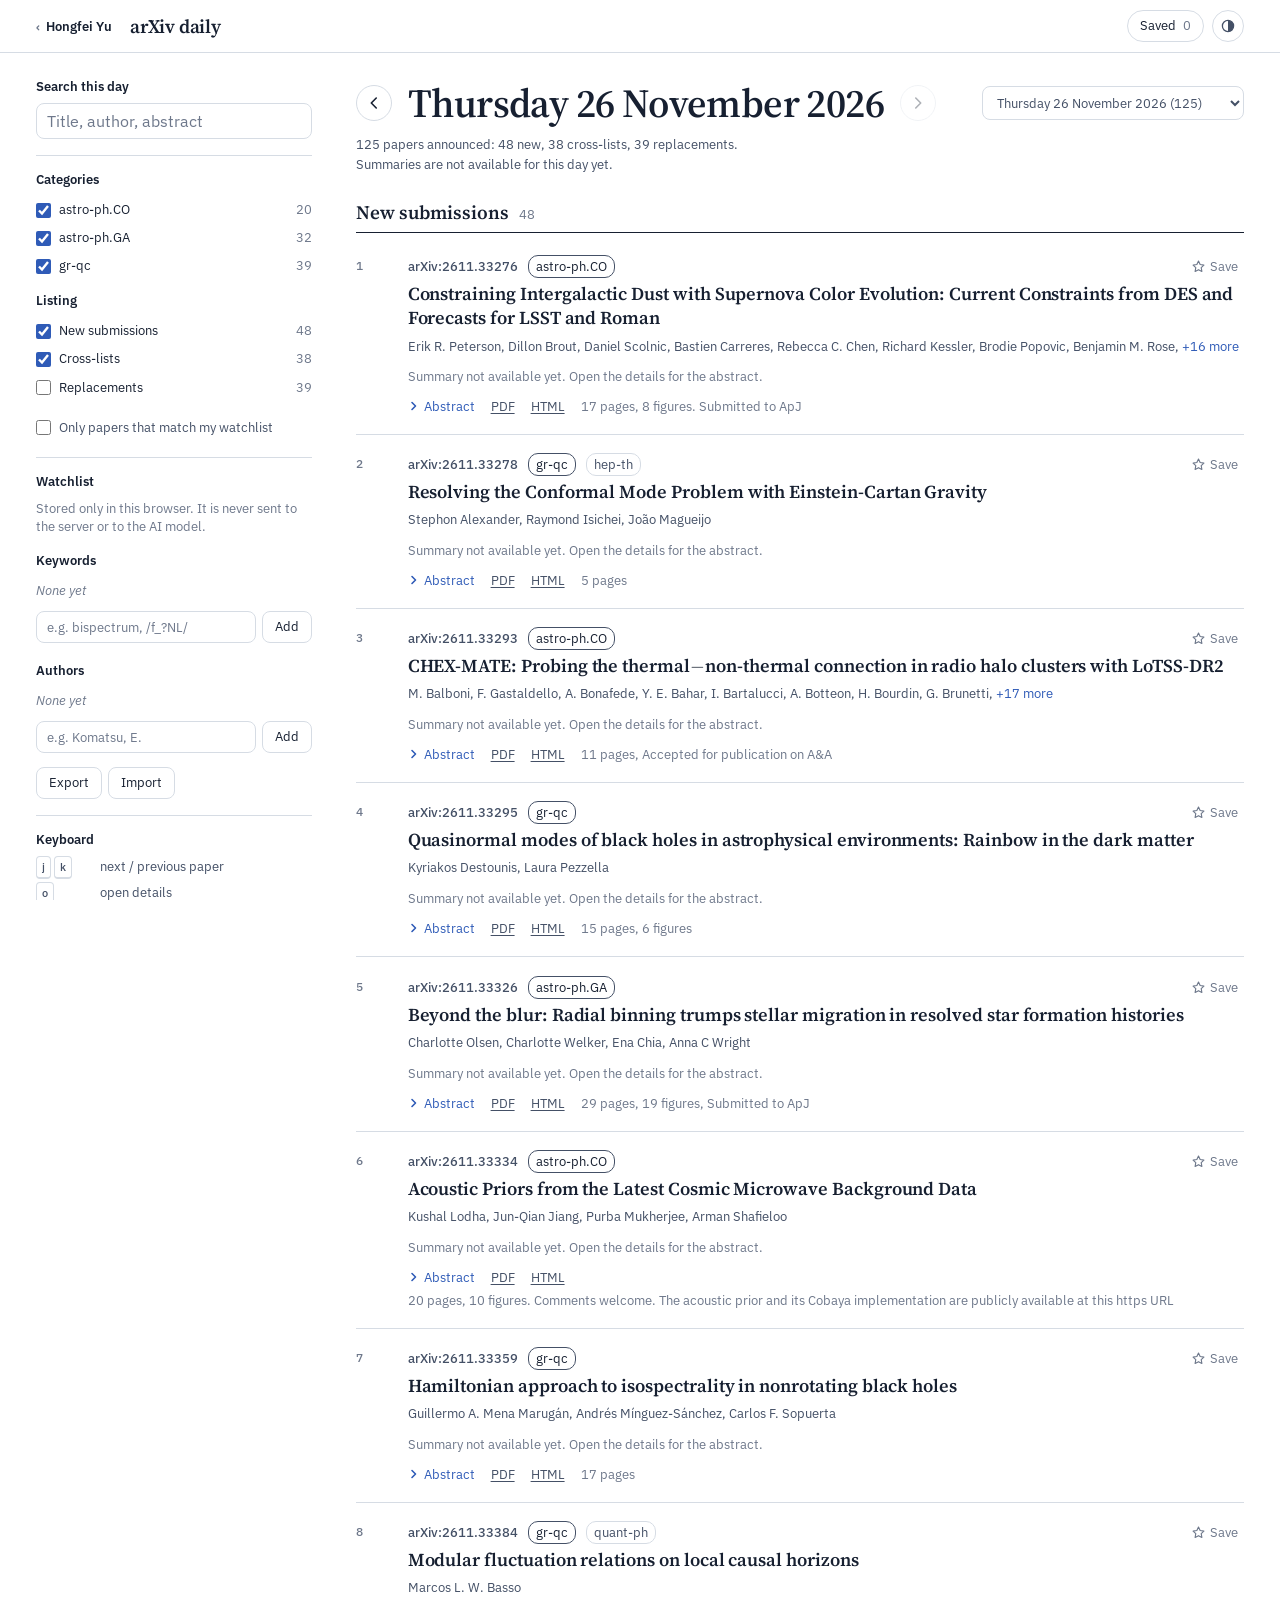
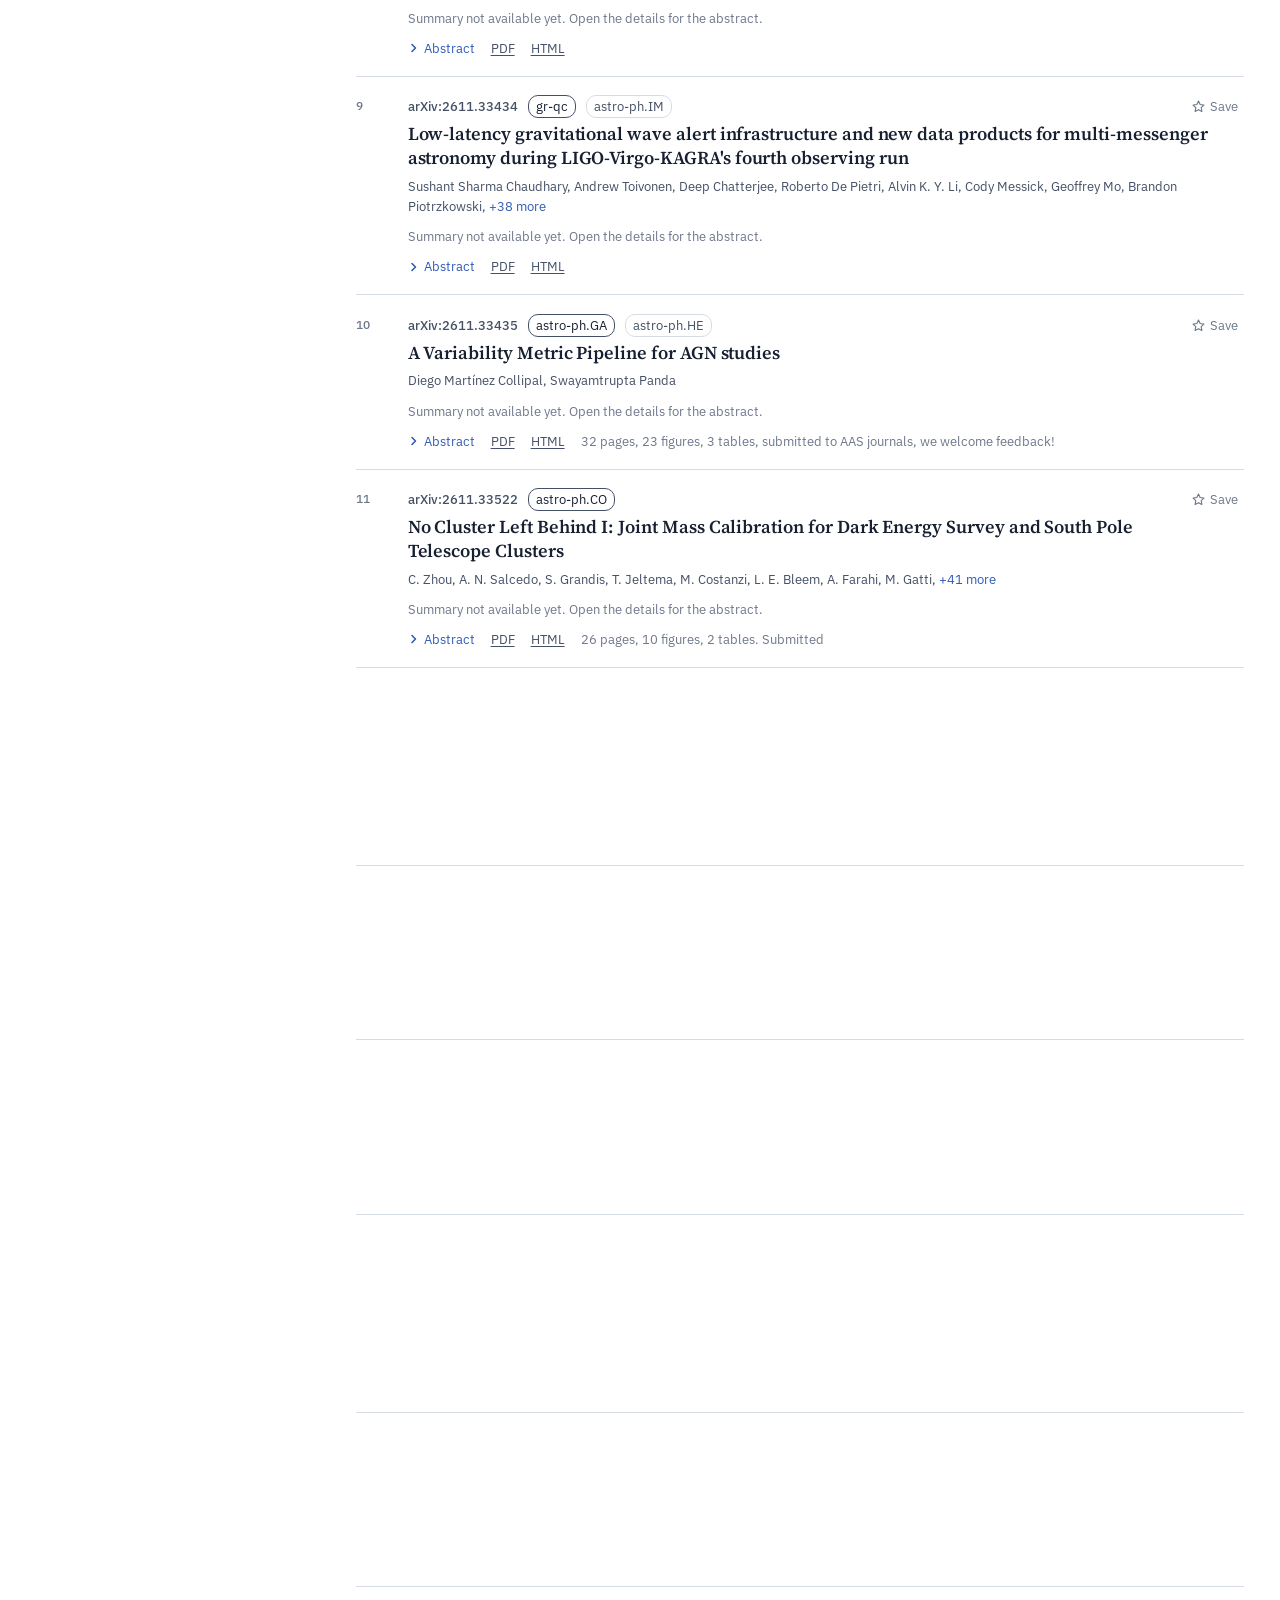
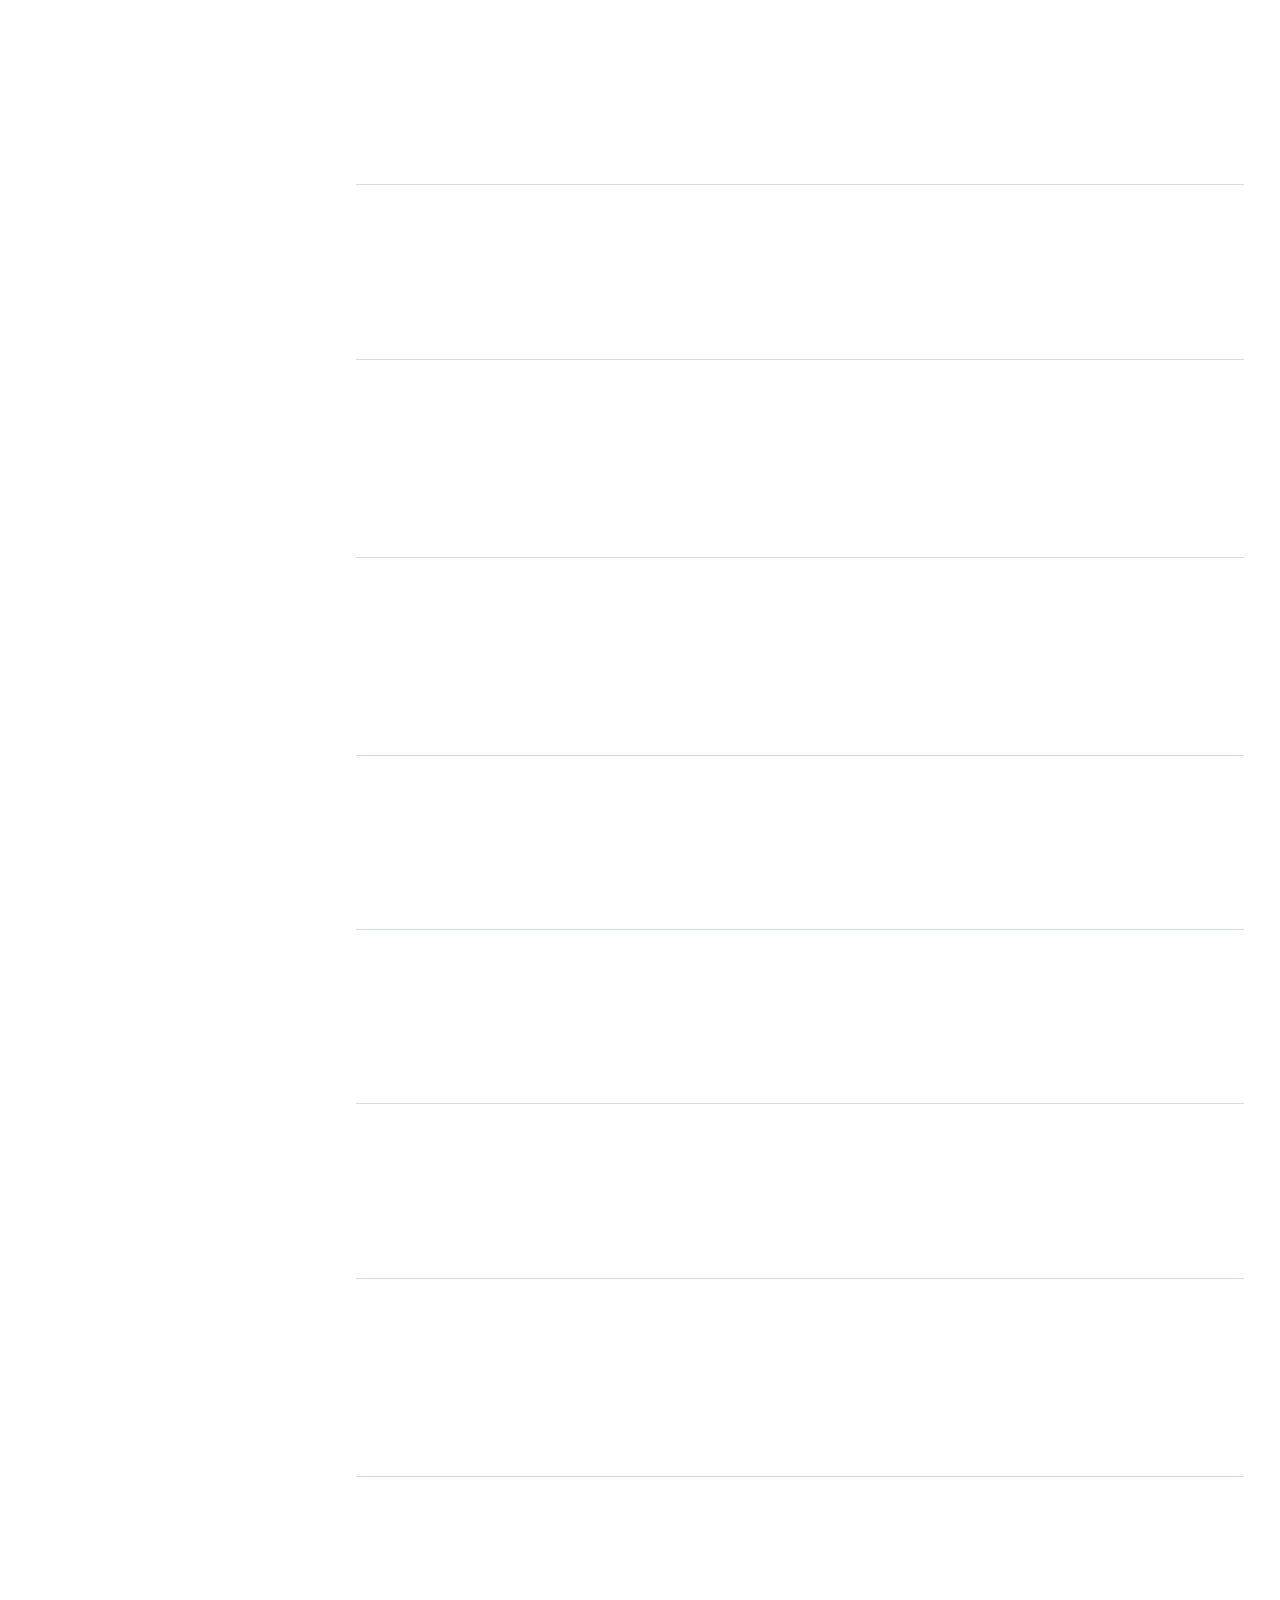
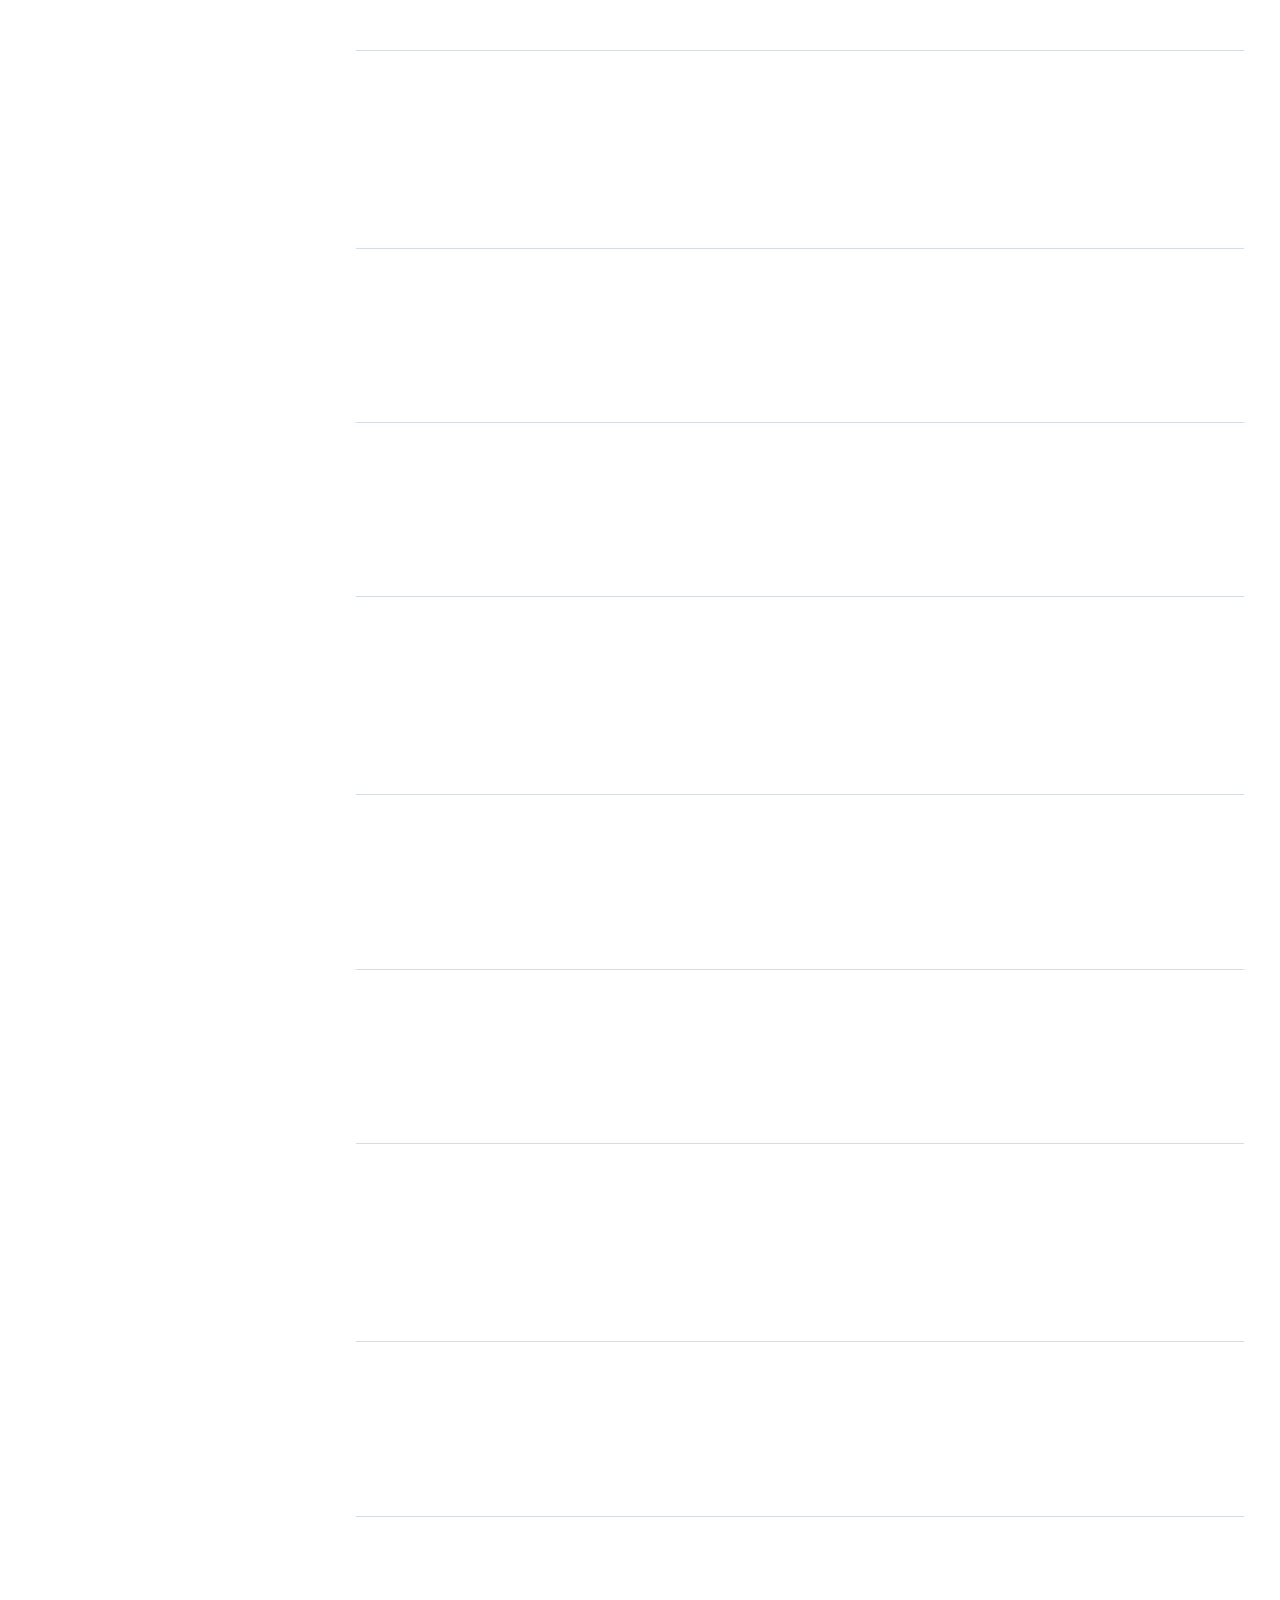
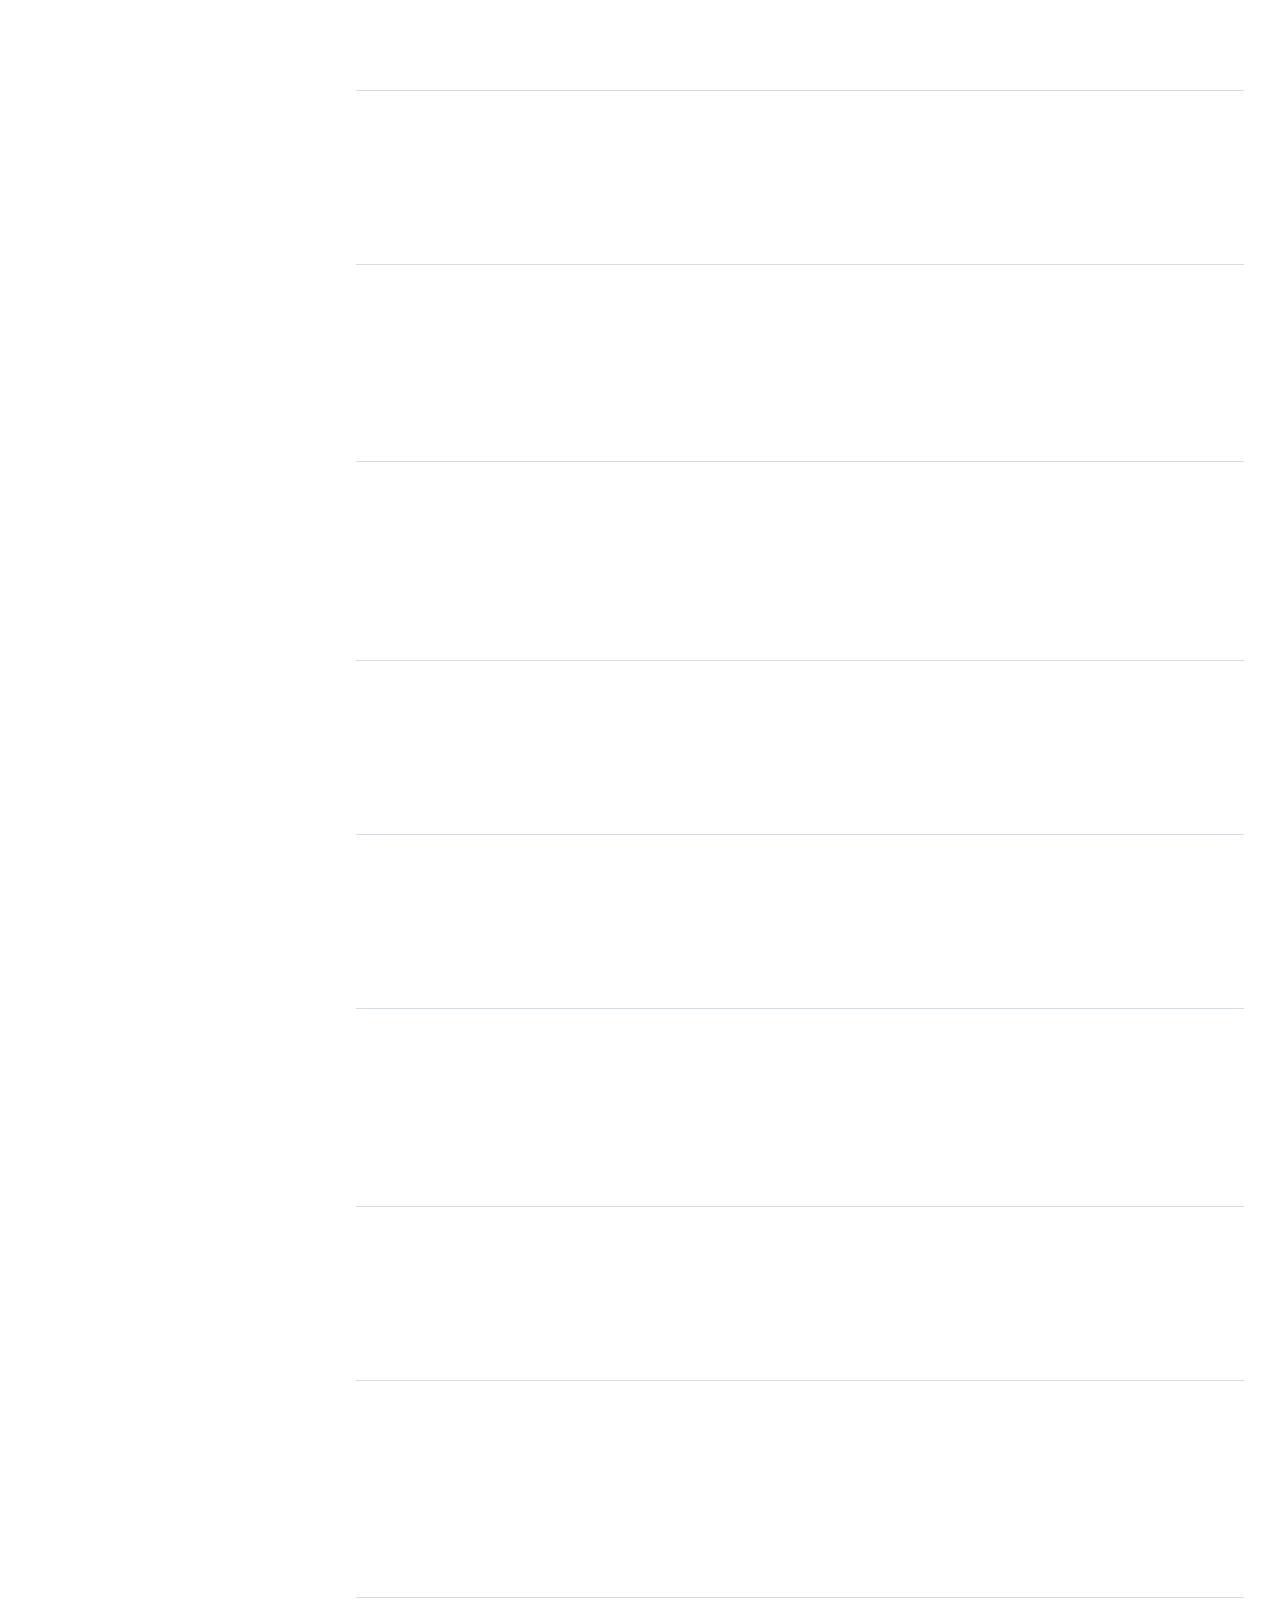
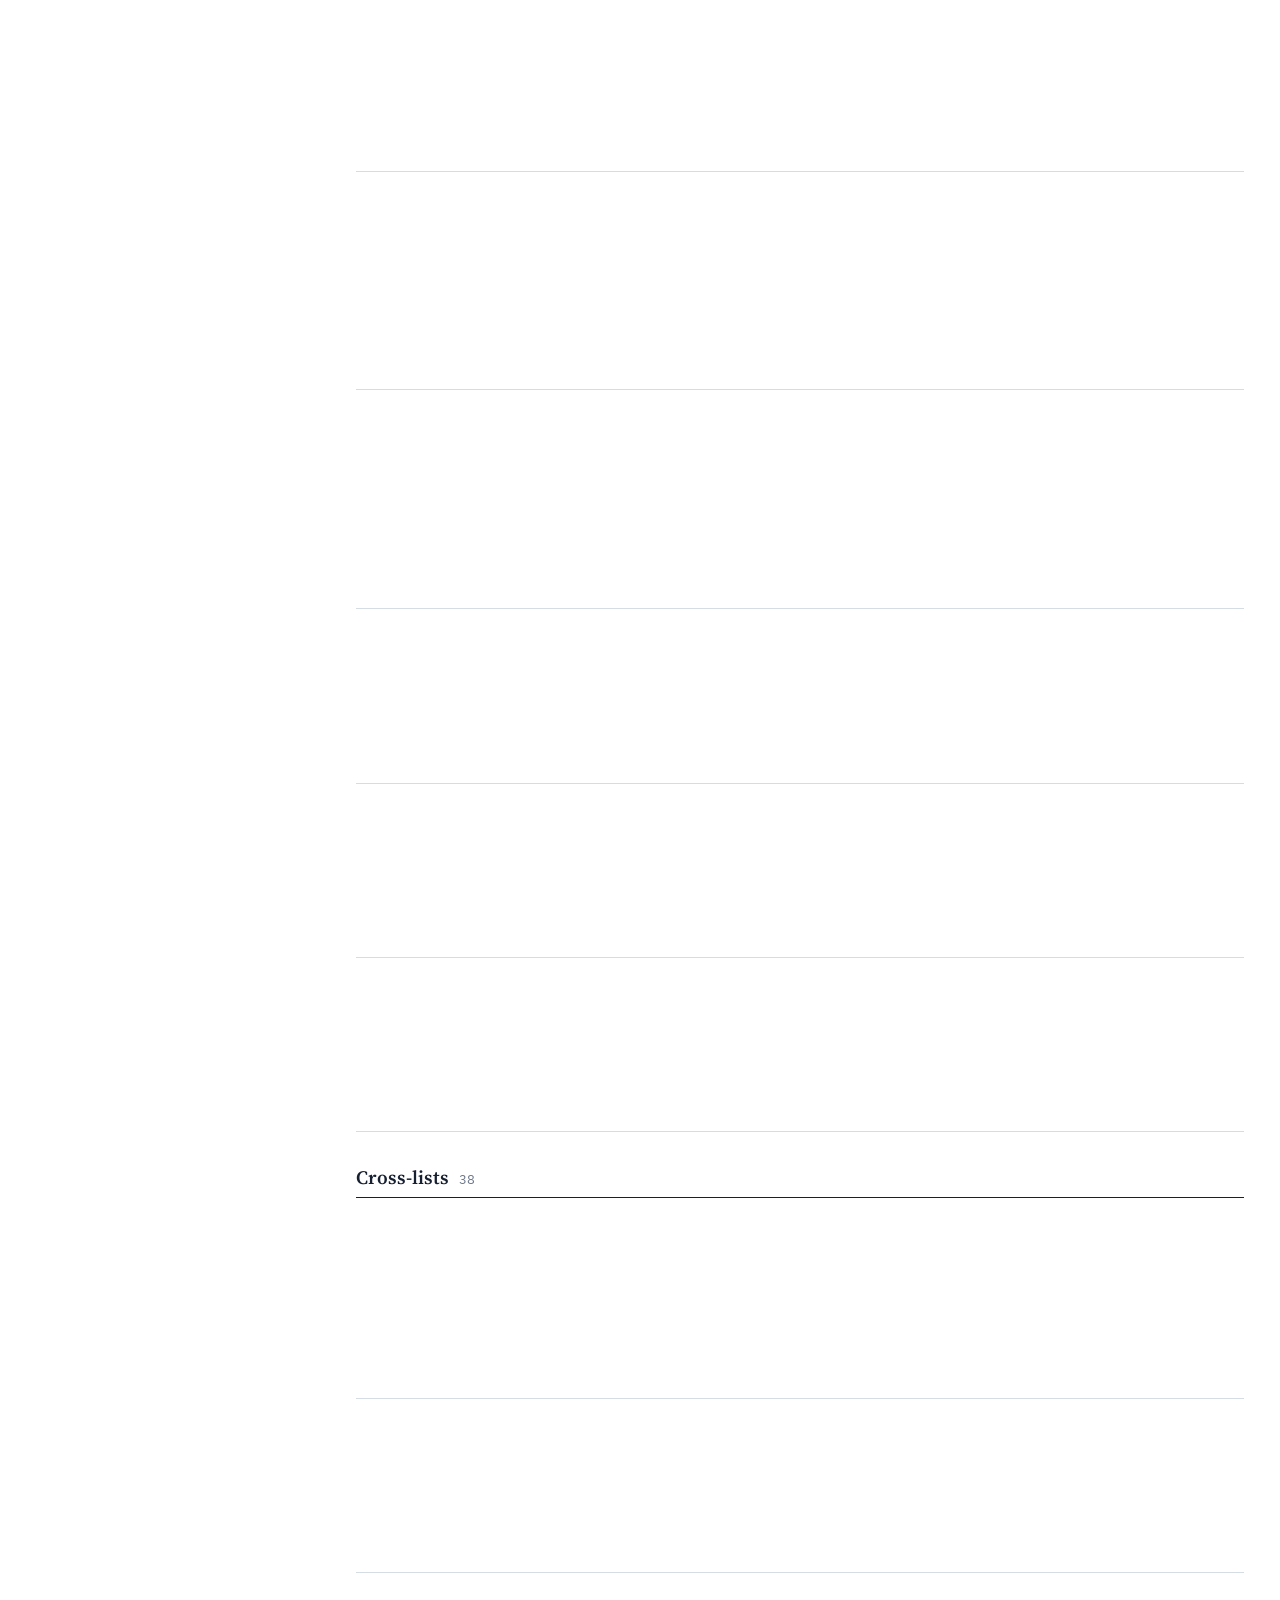
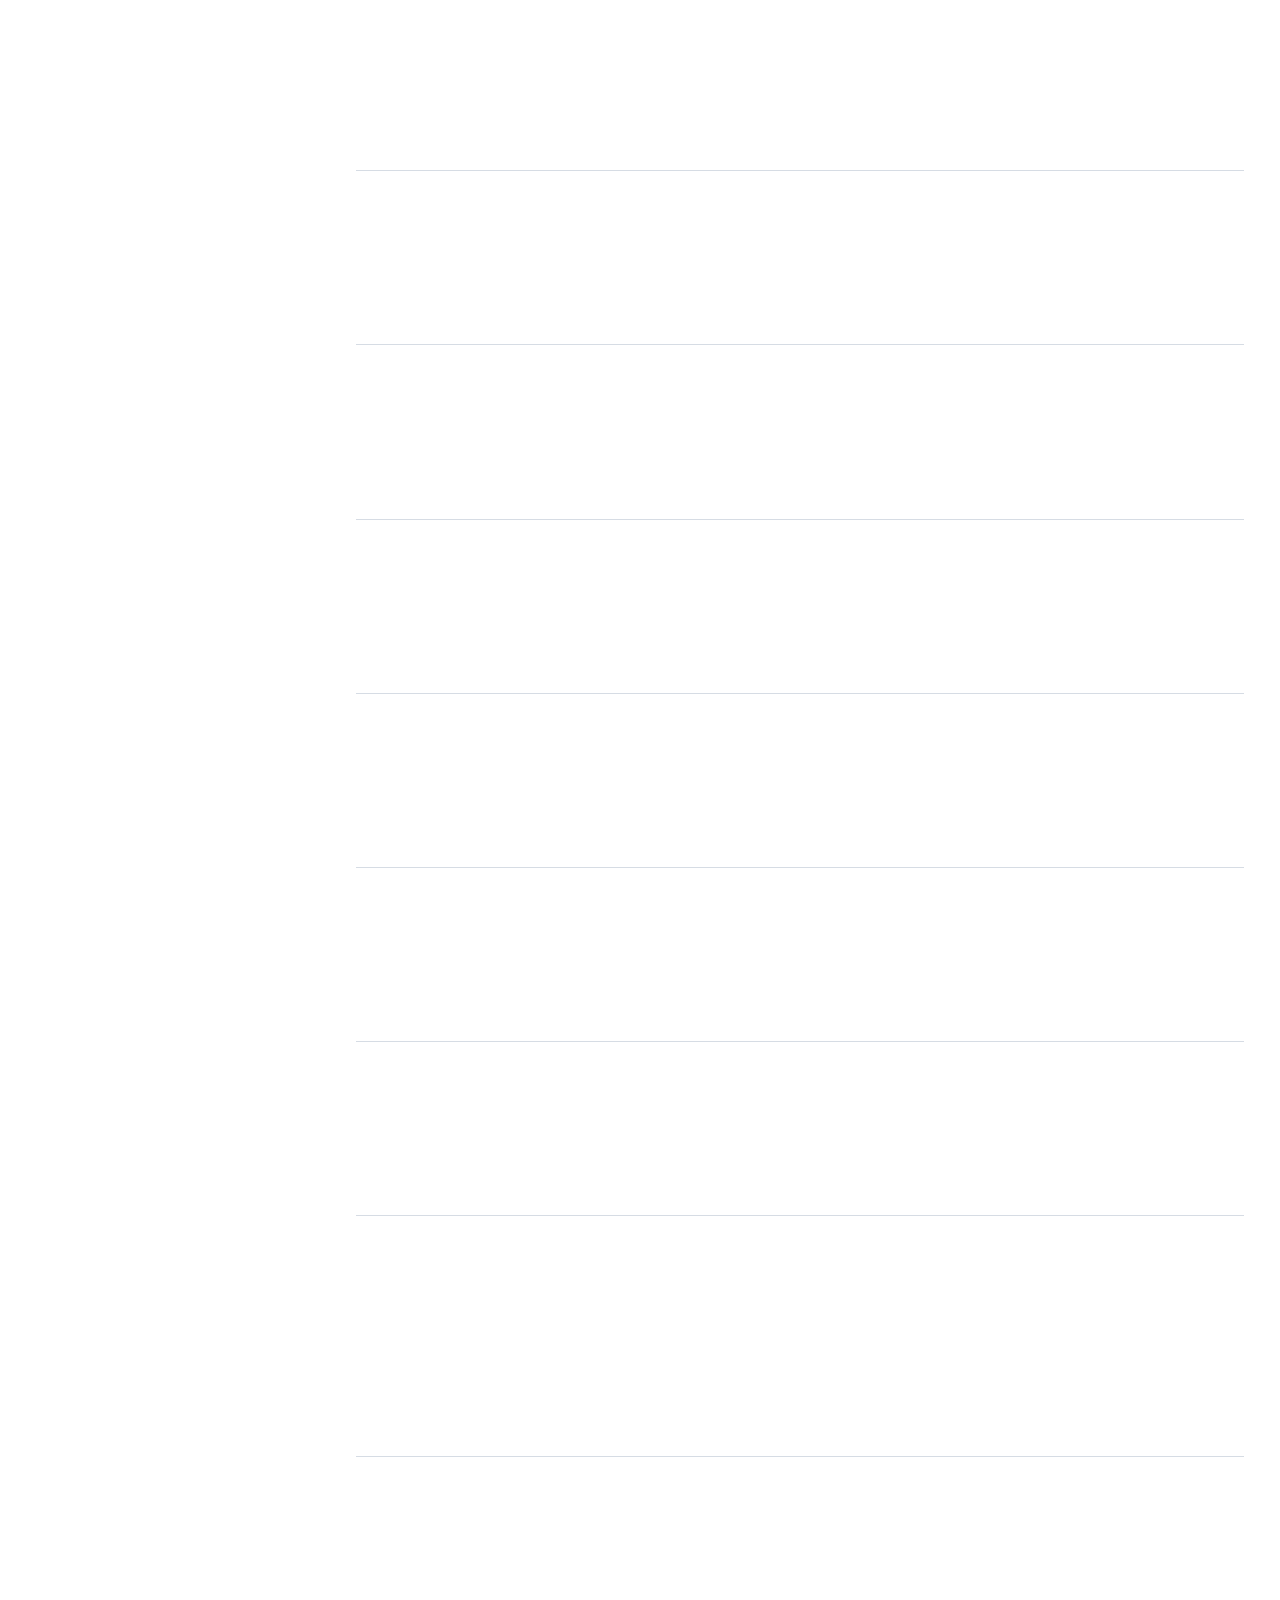
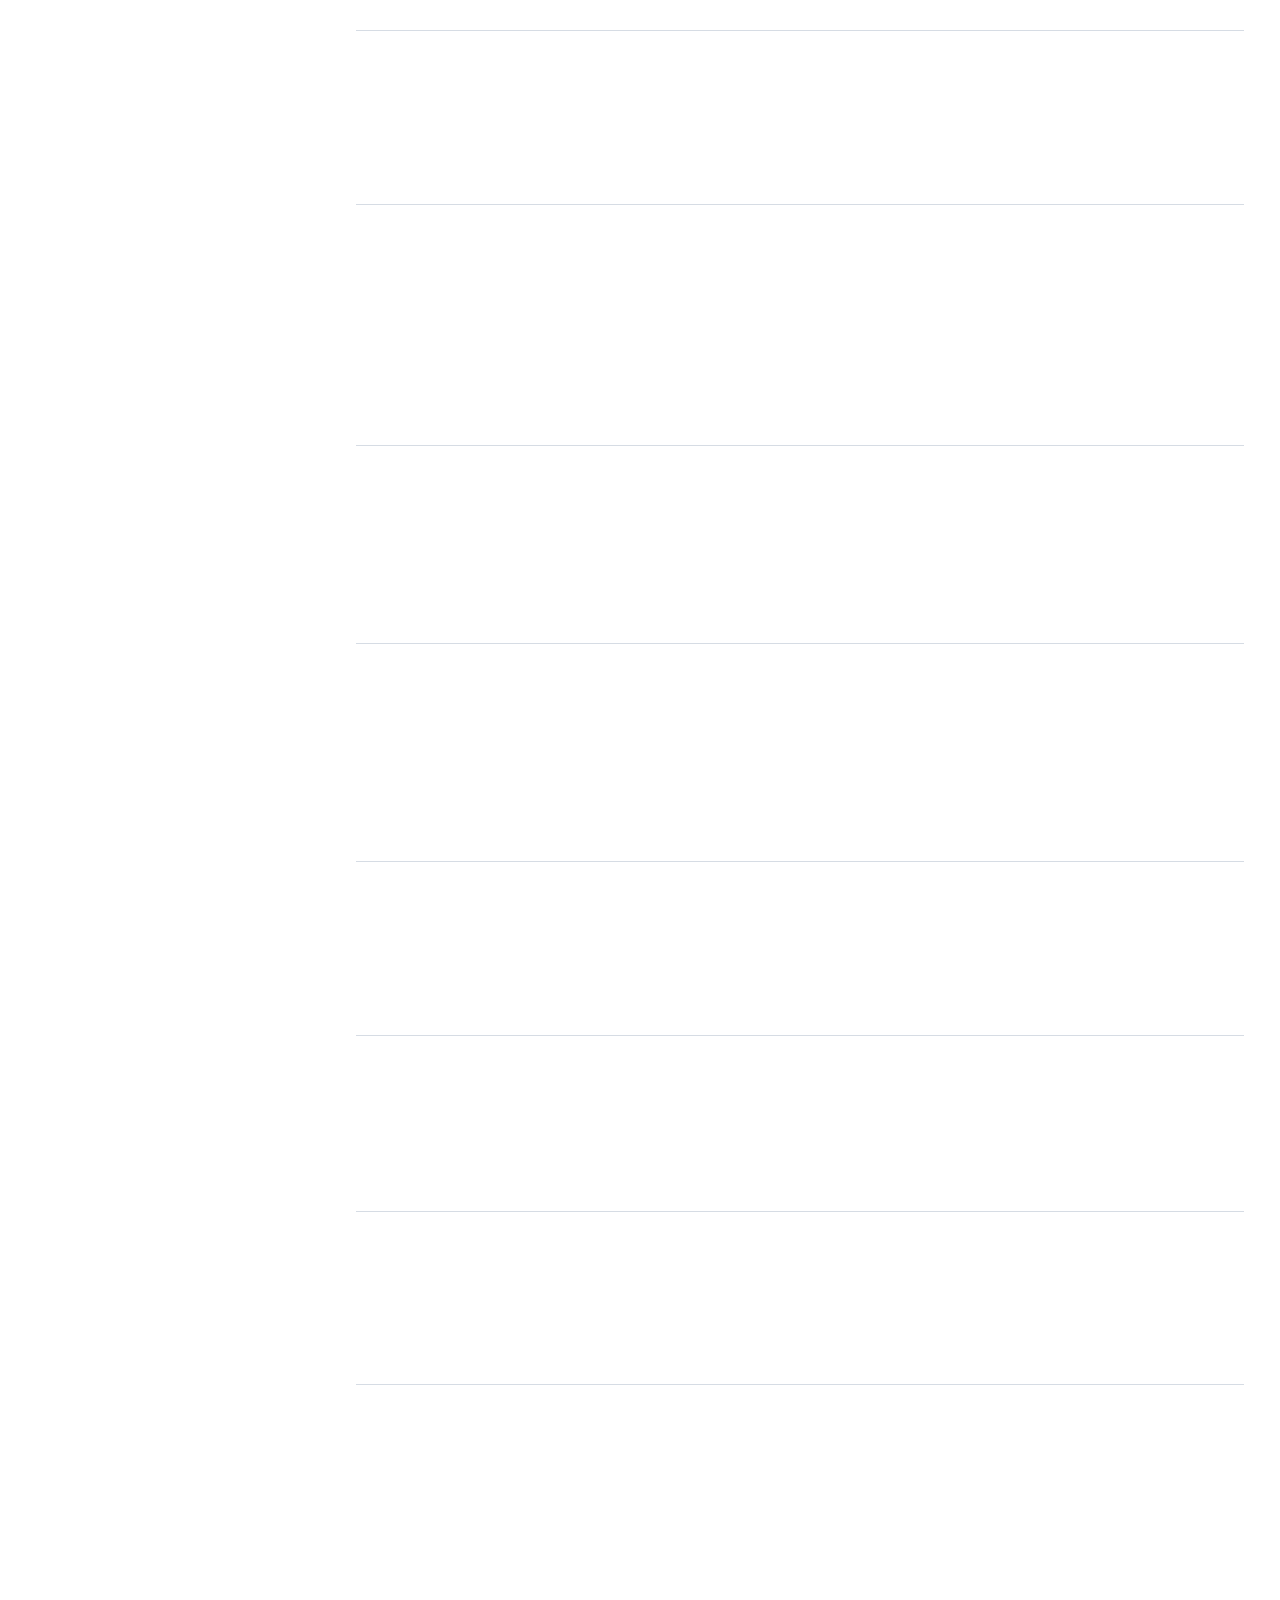
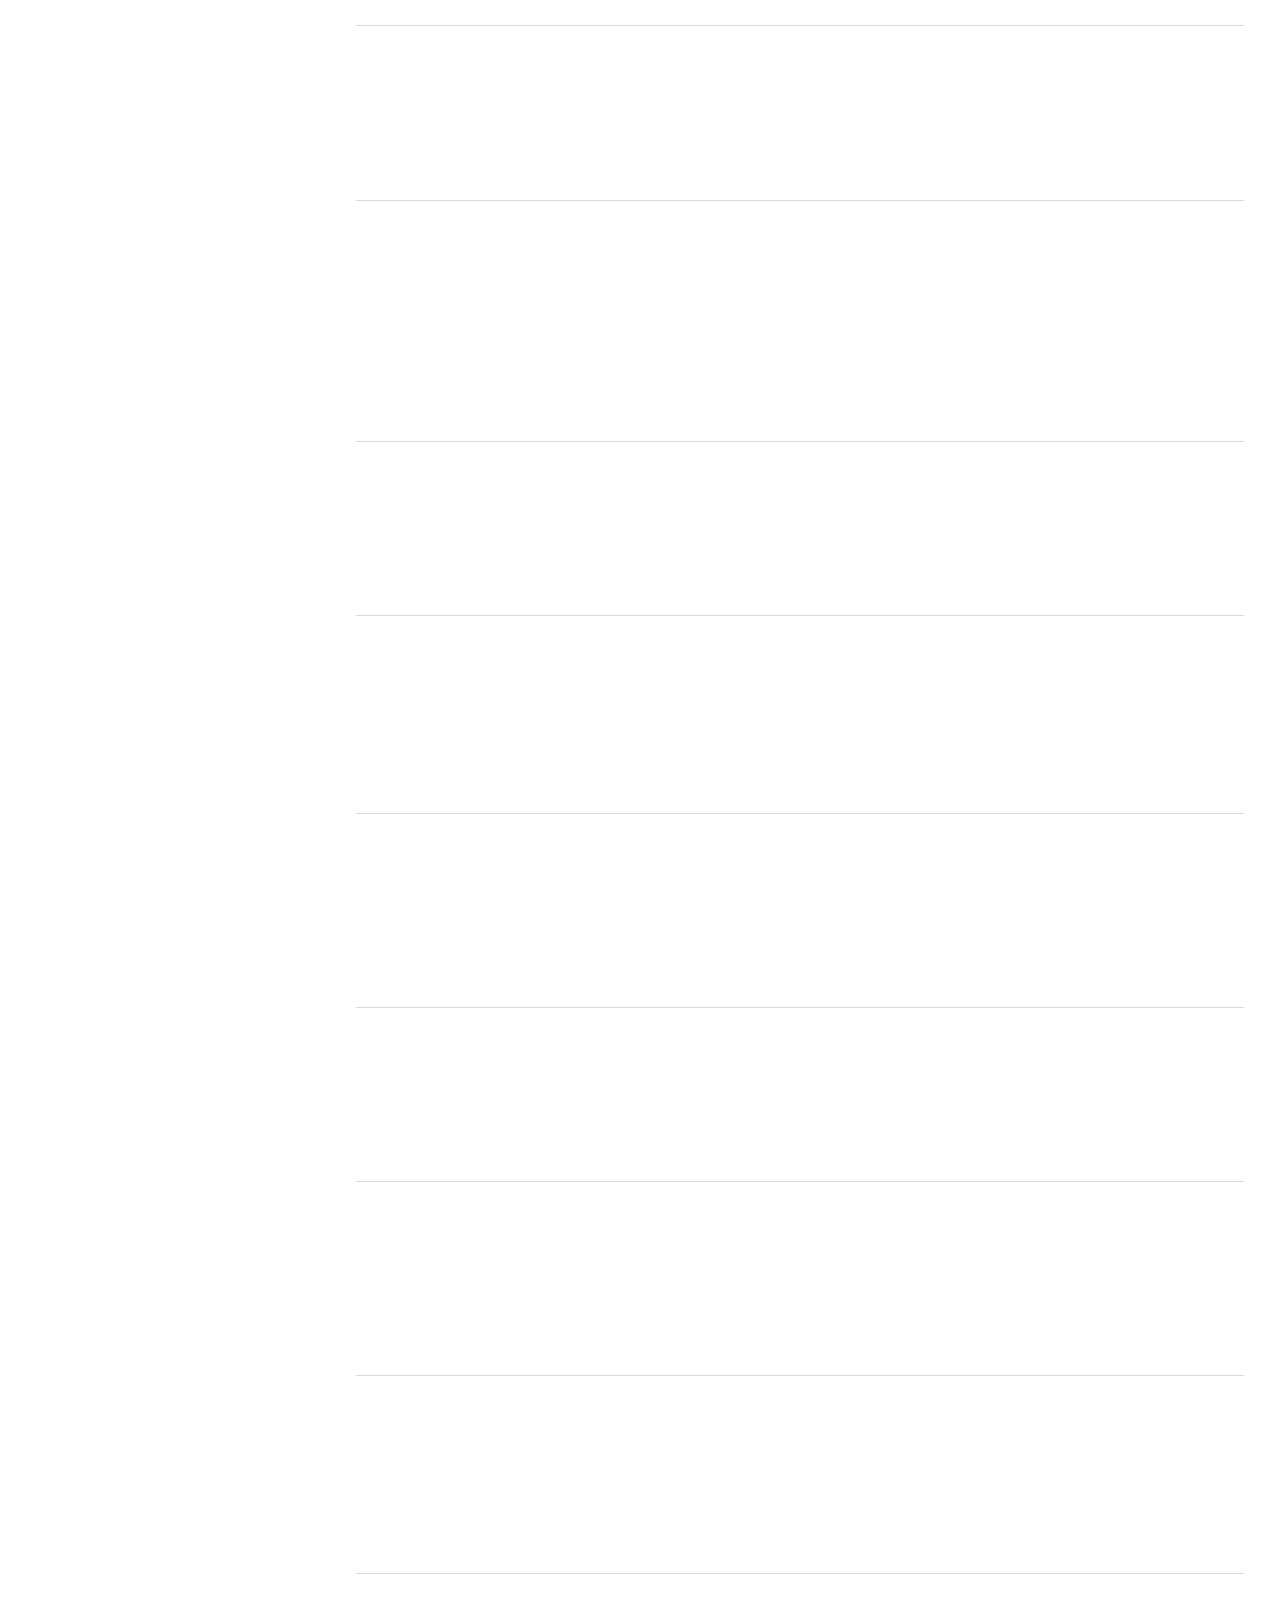
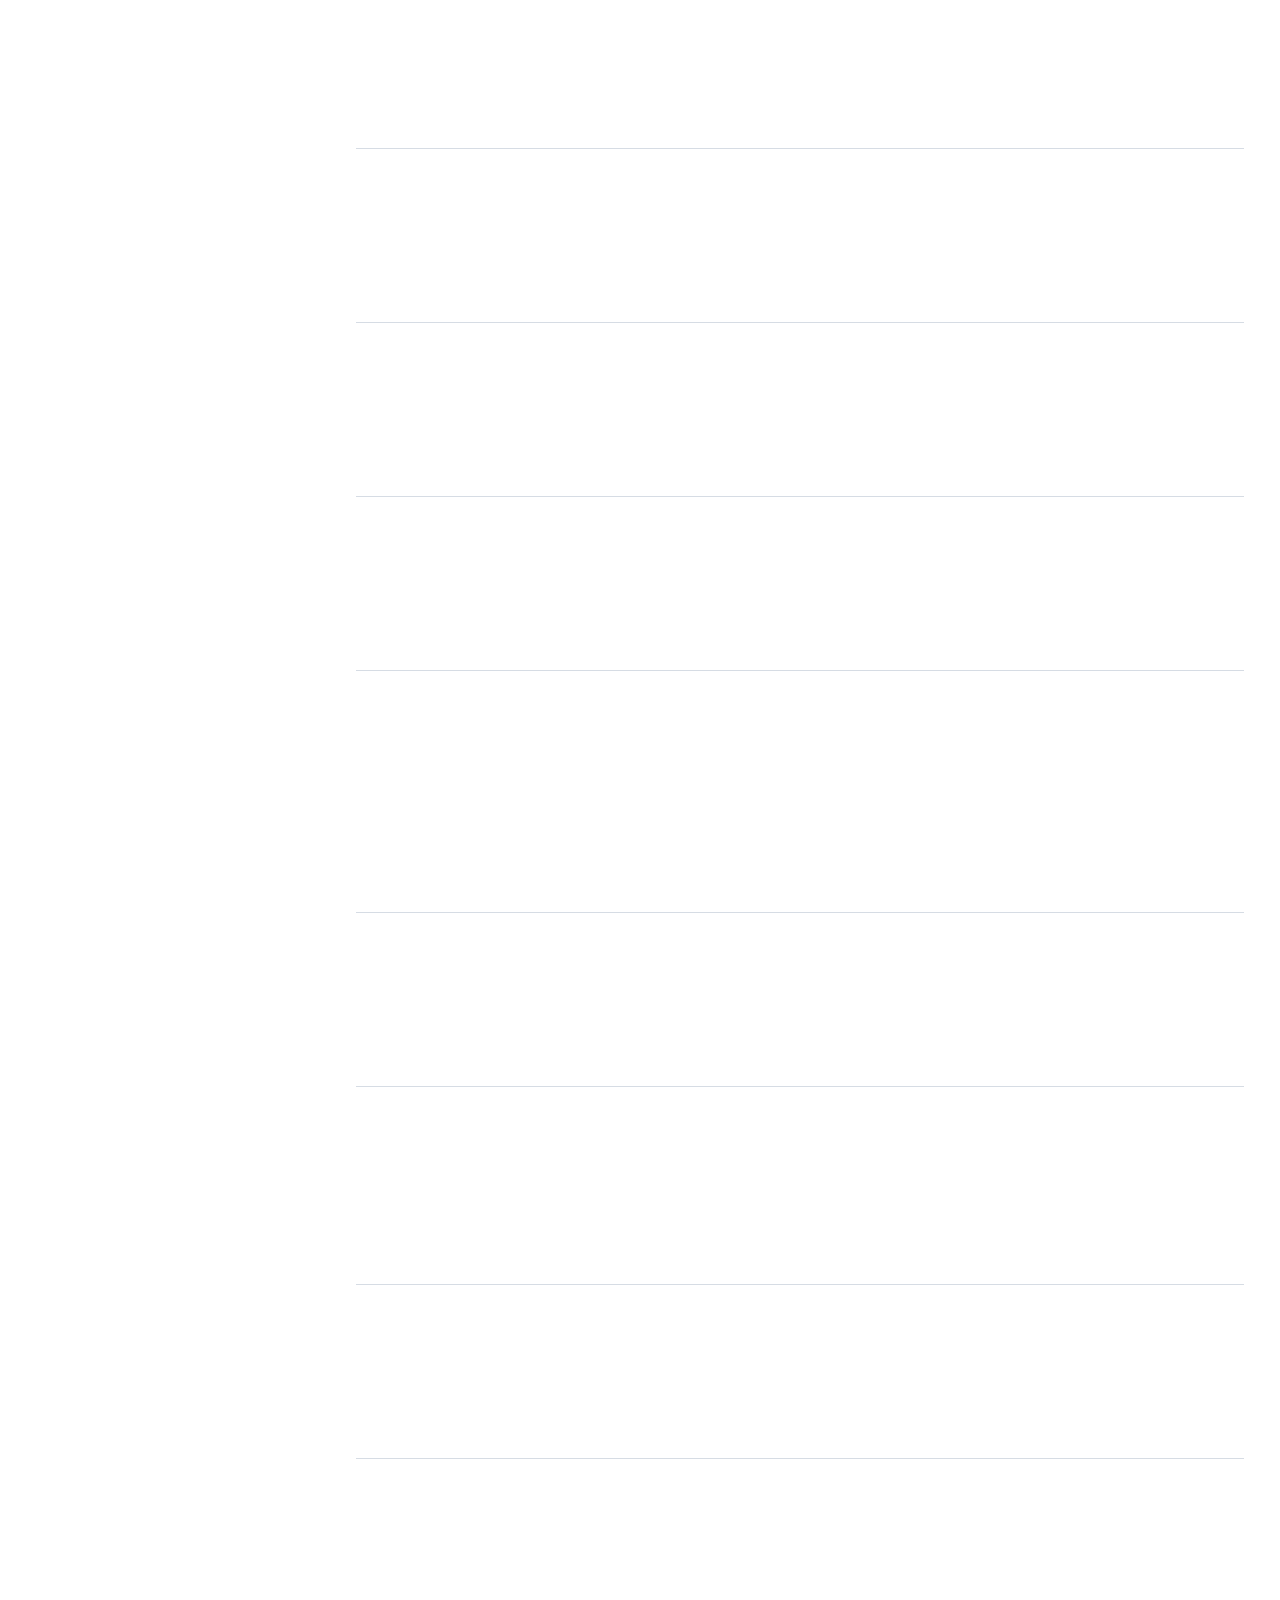
<file: index.html>
<!doctype html>
<html lang="en">
<head>
  <meta charset="utf-8">
  <meta name="viewport" content="width=device-width, initial-scale=1">
  <title>arXiv Daily Digest</title>
  <meta name="description" content="Daily astro-ph.CO, astro-ph.GA and gr-qc announcements with AI summaries and a private watchlist. Maintained by Hongfei Yu.">
  <!-- Privacy: everything is served from this site. No analytics, no third-party fonts or scripts,
       and outbound links to arXiv carry no referrer. -->
  <meta http-equiv="Content-Security-Policy" content="default-src 'self'; script-src 'self'; style-src 'self' 'unsafe-inline'; font-src 'self'; img-src 'self' data:; connect-src 'self'; base-uri 'none'; form-action 'none'; object-src 'none'">
  <meta name="referrer" content="no-referrer">
  <link rel="icon" href="assets/icon.svg" type="image/svg+xml">
  <link rel="stylesheet" href="assets/fonts.css">
  <link rel="stylesheet" href="assets/vendor/katex/katex.min.css">
  <link rel="stylesheet" href="assets/app.css">
  <script src="assets/theme.js"></script>
</head>
<body>
  <a class="skip" href="#papers">Skip to papers</a>

  <header class="bar">
    <div class="bar-inner">
      <a class="home" href="/">Hongfei Yu</a>
      <span class="brand">arXiv daily</span>
      <div class="bar-actions">
        <button class="bar-btn" type="button" id="saved-btn" aria-pressed="false">Saved <span id="saved-count">0</span></button>
        <button class="theme" type="button" id="theme-toggle" aria-label="Switch colour theme">
          <svg viewBox="0 0 20 20" aria-hidden="true"><circle cx="10" cy="10" r="7" fill="none" stroke="currentColor" stroke-width="1.6"/><path d="M10 3a7 7 0 0 1 0 14z" fill="currentColor"/></svg>
        </button>
      </div>
    </div>
  </header>

  <div class="layout">
    <aside class="side" id="side" aria-label="Filters and watchlist">
      <button class="side-toggle" type="button" id="side-toggle" aria-expanded="false" aria-controls="side-body">Filters and watchlist</button>
      <div class="side-body" id="side-body">
        <section class="panel">
          <label class="field">
            <span class="field-label">Search this day</span>
            <input type="search" id="search" placeholder="Title, author, abstract" autocomplete="off">
          </label>
        </section>

        <section class="panel">
          <h2 class="panel-h">Categories</h2>
          <div class="checks" id="cat-filters"></div>
          <h2 class="panel-h">Listing</h2>
          <div class="checks" id="kind-filters"></div>
          <label class="check only">
            <input type="checkbox" id="only-matches"><span>Only papers that match my watchlist</span>
          </label>
        </section>

        <section class="panel watch">
          <h2 class="panel-h">Watchlist</h2>
          <p class="hint">Stored only in this browser. It is never sent to the server or to the AI model.</p>
          <div class="watch-group">
            <span class="field-label">Keywords</span>
            <ul class="chips" id="kw-list"></ul>
            <form class="add" id="kw-form" autocomplete="off">
              <input id="kw-input" placeholder="e.g. bispectrum, /f_?NL/" aria-label="Add a keyword">
              <button type="submit">Add</button>
            </form>
          </div>
          <div class="watch-group">
            <span class="field-label">Authors</span>
            <ul class="chips" id="au-list"></ul>
            <form class="add" id="au-form" autocomplete="off">
              <input id="au-input" placeholder="e.g. Komatsu, E." aria-label="Add an author">
              <button type="submit">Add</button>
            </form>
          </div>
          <div class="watch-io">
            <button type="button" id="export-btn">Export</button>
            <button type="button" id="import-btn">Import</button>
            <input type="file" id="import-file" accept="application/json" hidden>
          </div>
        </section>

        <section class="panel keys">
          <h2 class="panel-h">Keyboard</h2>
          <dl>
            <div><dt><kbd>j</kbd> <kbd>k</kbd></dt><dd>next / previous paper</dd></div>
            <div><dt><kbd>o</kbd></dt><dd>open details</dd></div>
            <div><dt><kbd>s</kbd></dt><dd>save</dd></div>
            <div><dt><kbd>[</kbd> <kbd>]</kbd></dt><dd>previous / next day</dd></div>
            <div><dt><kbd>/</kbd></dt><dd>search</dd></div>
          </dl>
        </section>
      </div>
    </aside>

    <main class="main" id="papers" tabindex="-1">
      <header class="day-head" id="day-head">
        <div class="day-nav">
          <button class="nav-btn" type="button" id="prev-day" aria-label="Previous day">
            <svg viewBox="0 0 20 20" aria-hidden="true"><path d="M12.5 4.5 7 10l5.5 5.5" fill="none" stroke="currentColor" stroke-width="1.8" stroke-linecap="round" stroke-linejoin="round"/></svg>
          </button>
          <h1 id="day-title">Loading</h1>
          <button class="nav-btn" type="button" id="next-day" aria-label="Next day">
            <svg viewBox="0 0 20 20" aria-hidden="true"><path d="M7.5 4.5 13 10l-5.5 5.5" fill="none" stroke="currentColor" stroke-width="1.8" stroke-linecap="round" stroke-linejoin="round"/></svg>
          </button>
          <label class="day-pick">
            <span class="sr">Choose a day</span>
            <select id="day-select"></select>
          </label>
        </div>
        <p class="day-meta" id="day-meta"></p>
      </header>

      <div id="content"><p class="empty">Loading the latest announcement…</p></div>
    </main>
  </div>

  <footer class="foot">
    <p>Metadata and abstracts from <a href="https://arxiv.org/" rel="noreferrer">arXiv.org</a>; thank you to arXiv for use of its open access interoperability. Summaries are machine-generated and can be wrong: read the abstract before citing.</p>
    <p>Fetched daily from 02:10 UTC on announcement days. No cookies, no analytics, no third-party requests. Source on <a href="https://github.com/phiyu/arxiv-daily" rel="noreferrer">GitHub</a>.</p>
  </footer>

  <div class="toast" id="toast" role="status" aria-live="polite"></div>
  <script src="assets/vendor/katex/katex.min.js"></script>
  <script src="assets/app.js"></script>
</body>
</html>
</file>
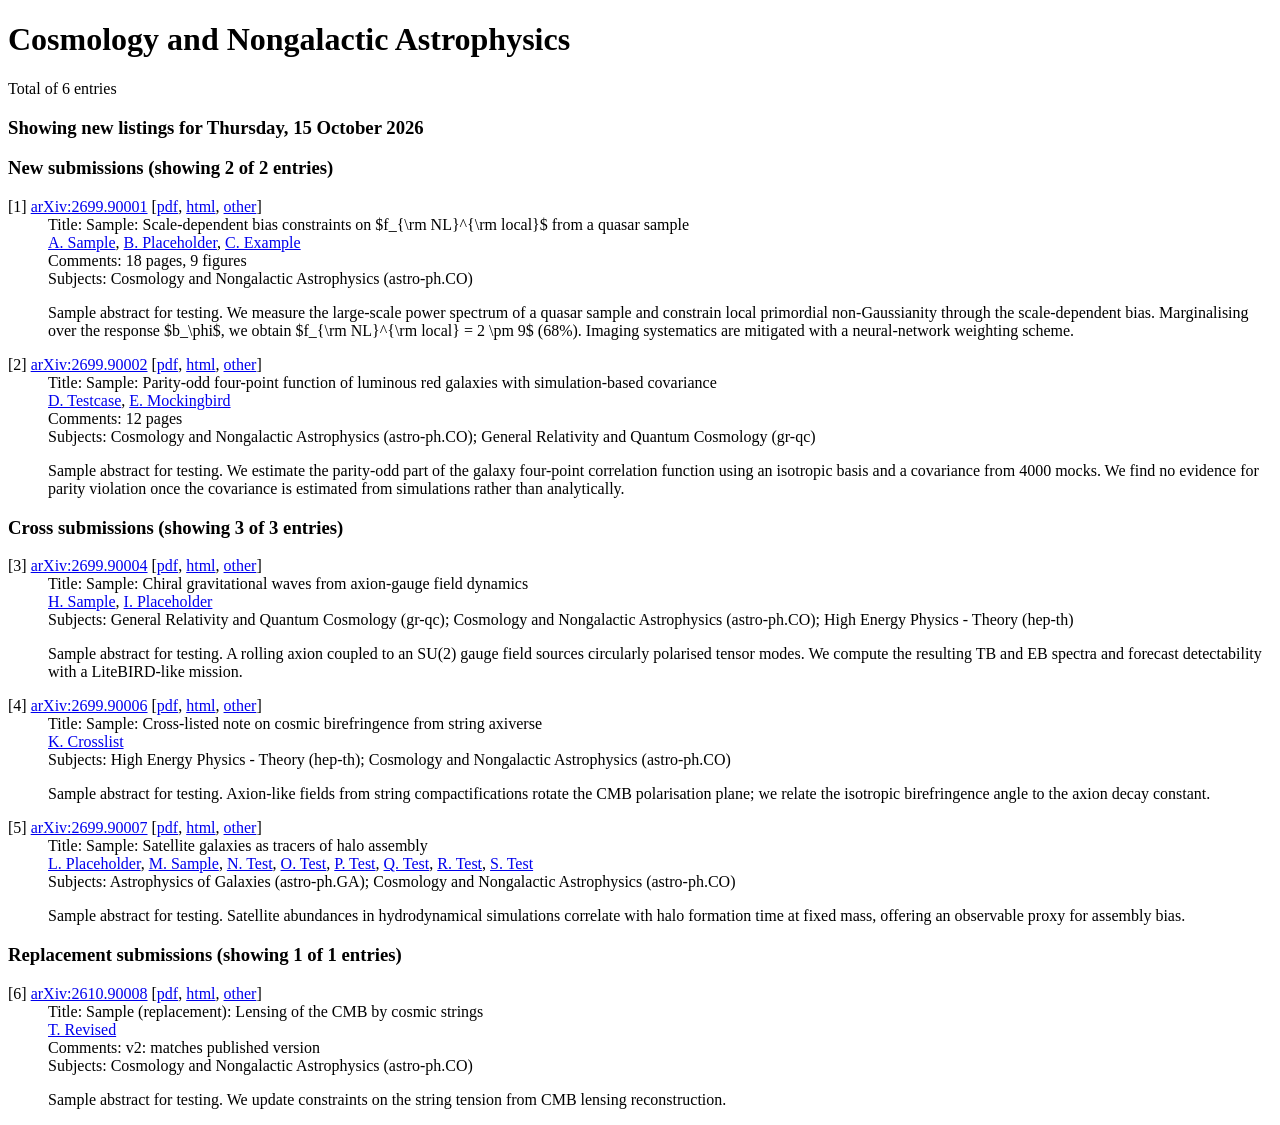
<file: tests/fixtures/list-astro-ph.CO.html>
<!DOCTYPE html><html lang="en"><head><title>astro-ph.CO new submissions</title></head><body>
<div id="dlpage"><h1>Cosmology and Nongalactic Astrophysics</h1>
<div class='paging'>Total of 6 entries</div>
<h3>Showing new listings for Thursday, 15 October 2026</h3>
<h3>New submissions (showing 2 of 2 entries)</h3>
<dl id='articles'><dt>
  <a name='item1'>[1]</a>
  <a href ="/abs/2699.90001" title="Abstract" id="2699.90001">arXiv:2699.90001</a>
  [<a href="/pdf/2699.90001" title="Download PDF" id="pdf-2699.90001">pdf</a>, <a href="https://arxiv.org/html/2699.90001v1" title="View HTML">html</a>, <a href="/format/2699.90001">other</a>]
</dt>
<dd>
  <div class='meta'>
    <div class='list-title mathjax'><span class='descriptor'>Title:</span>
      Sample: Scale-dependent bias constraints on $f_{\rm NL}^{\rm local}$ from a quasar sample
    </div>
    <div class='list-authors'><a href="https://arxiv.org/a/sample_1">A. Sample</a>, <a href="https://arxiv.org/a/placeholder_1">B. Placeholder</a>, <a href="https://arxiv.org/a/example_1">C. Example</a></div>
    <div class='list-comments mathjax'><span class='descriptor'>Comments:</span>
 18 pages, 9 figures
</div>
    <div class='list-subjects'><span class='descriptor'>Subjects:</span>
      <span class="primary-subject">Cosmology and Nongalactic Astrophysics (astro-ph.CO)</span>
    </div>
    <p class='mathjax'>
      Sample abstract for testing. We measure the large-scale power spectrum of a quasar sample and constrain local primordial non-Gaussianity through the scale-dependent bias. Marginalising over the response $b_\phi$, we obtain $f_{\rm NL}^{\rm local} = 2 \pm 9$ (68%). Imaging systematics are mitigated with a neural-network weighting scheme.
    </p>
  </div>
</dd><dt>
  <a name='item2'>[2]</a>
  <a href ="/abs/2699.90002" title="Abstract" id="2699.90002">arXiv:2699.90002</a>
  [<a href="/pdf/2699.90002" title="Download PDF" id="pdf-2699.90002">pdf</a>, <a href="https://arxiv.org/html/2699.90002v1" title="View HTML">html</a>, <a href="/format/2699.90002">other</a>]
</dt>
<dd>
  <div class='meta'>
    <div class='list-title mathjax'><span class='descriptor'>Title:</span>
      Sample: Parity-odd four-point function of luminous red galaxies with simulation-based covariance
    </div>
    <div class='list-authors'><a href="https://arxiv.org/a/testcase_1">D. Testcase</a>, <a href="https://arxiv.org/a/mockingbird_1">E. Mockingbird</a></div>
    <div class='list-comments mathjax'><span class='descriptor'>Comments:</span>
 12 pages
</div>
    <div class='list-subjects'><span class='descriptor'>Subjects:</span>
      <span class="primary-subject">Cosmology and Nongalactic Astrophysics (astro-ph.CO)</span>; General Relativity and Quantum Cosmology (gr-qc)
    </div>
    <p class='mathjax'>
      Sample abstract for testing. We estimate the parity-odd part of the galaxy four-point correlation function using an isotropic basis and a covariance from 4000 mocks. We find no evidence for parity violation once the covariance is estimated from simulations rather than analytically.
    </p>
  </div>
</dd></dl><h3>Cross submissions (showing 3 of 3 entries)</h3>
<dl id='articles'><dt>
  <a name='item3'>[3]</a>
  <a href ="/abs/2699.90004" title="Abstract" id="2699.90004">arXiv:2699.90004</a>
  [<a href="/pdf/2699.90004" title="Download PDF" id="pdf-2699.90004">pdf</a>, <a href="https://arxiv.org/html/2699.90004v1" title="View HTML">html</a>, <a href="/format/2699.90004">other</a>]
</dt>
<dd>
  <div class='meta'>
    <div class='list-title mathjax'><span class='descriptor'>Title:</span>
      Sample: Chiral gravitational waves from axion-gauge field dynamics
    </div>
    <div class='list-authors'><a href="https://arxiv.org/a/sample_1">H. Sample</a>, <a href="https://arxiv.org/a/placeholder_1">I. Placeholder</a></div>
    
    <div class='list-subjects'><span class='descriptor'>Subjects:</span>
      <span class="primary-subject">General Relativity and Quantum Cosmology (gr-qc)</span>; Cosmology and Nongalactic Astrophysics (astro-ph.CO); High Energy Physics - Theory (hep-th)
    </div>
    <p class='mathjax'>
      Sample abstract for testing. A rolling axion coupled to an SU(2) gauge field sources circularly polarised tensor modes. We compute the resulting TB and EB spectra and forecast detectability with a LiteBIRD-like mission.
    </p>
  </div>
</dd><dt>
  <a name='item4'>[4]</a>
  <a href ="/abs/2699.90006" title="Abstract" id="2699.90006">arXiv:2699.90006</a>
  [<a href="/pdf/2699.90006" title="Download PDF" id="pdf-2699.90006">pdf</a>, <a href="https://arxiv.org/html/2699.90006v1" title="View HTML">html</a>, <a href="/format/2699.90006">other</a>]
</dt>
<dd>
  <div class='meta'>
    <div class='list-title mathjax'><span class='descriptor'>Title:</span>
      Sample: Cross-listed note on cosmic birefringence from string axiverse
    </div>
    <div class='list-authors'><a href="https://arxiv.org/a/crosslist_1">K. Crosslist</a></div>
    
    <div class='list-subjects'><span class='descriptor'>Subjects:</span>
      <span class="primary-subject">High Energy Physics - Theory (hep-th)</span>; Cosmology and Nongalactic Astrophysics (astro-ph.CO)
    </div>
    <p class='mathjax'>
      Sample abstract for testing. Axion-like fields from string compactifications rotate the CMB polarisation plane; we relate the isotropic birefringence angle to the axion decay constant.
    </p>
  </div>
</dd><dt>
  <a name='item5'>[5]</a>
  <a href ="/abs/2699.90007" title="Abstract" id="2699.90007">arXiv:2699.90007</a>
  [<a href="/pdf/2699.90007" title="Download PDF" id="pdf-2699.90007">pdf</a>, <a href="https://arxiv.org/html/2699.90007v1" title="View HTML">html</a>, <a href="/format/2699.90007">other</a>]
</dt>
<dd>
  <div class='meta'>
    <div class='list-title mathjax'><span class='descriptor'>Title:</span>
      Sample: Satellite galaxies as tracers of halo assembly
    </div>
    <div class='list-authors'><a href="https://arxiv.org/a/placeholder_1">L. Placeholder</a>, <a href="https://arxiv.org/a/sample_1">M. Sample</a>, <a href="https://arxiv.org/a/test_1">N. Test</a>, <a href="https://arxiv.org/a/test_1">O. Test</a>, <a href="https://arxiv.org/a/test_1">P. Test</a>, <a href="https://arxiv.org/a/test_1">Q. Test</a>, <a href="https://arxiv.org/a/test_1">R. Test</a>, <a href="https://arxiv.org/a/test_1">S. Test</a></div>
    
    <div class='list-subjects'><span class='descriptor'>Subjects:</span>
      <span class="primary-subject">Astrophysics of Galaxies (astro-ph.GA)</span>; Cosmology and Nongalactic Astrophysics (astro-ph.CO)
    </div>
    <p class='mathjax'>
      Sample abstract for testing. Satellite abundances in hydrodynamical simulations correlate with halo formation time at fixed mass, offering an observable proxy for assembly bias.
    </p>
  </div>
</dd></dl><h3>Replacement submissions (showing 1 of 1 entries)</h3>
<dl id='articles'><dt>
  <a name='item6'>[6]</a>
  <a href ="/abs/2610.90008" title="Abstract" id="2610.90008">arXiv:2610.90008</a>
  [<a href="/pdf/2610.90008" title="Download PDF" id="pdf-2610.90008">pdf</a>, <a href="https://arxiv.org/html/2610.90008v1" title="View HTML">html</a>, <a href="/format/2610.90008">other</a>]
</dt>
<dd>
  <div class='meta'>
    <div class='list-title mathjax'><span class='descriptor'>Title:</span>
      Sample (replacement): Lensing of the CMB by cosmic strings
    </div>
    <div class='list-authors'><a href="https://arxiv.org/a/revised_1">T. Revised</a></div>
    <div class='list-comments mathjax'><span class='descriptor'>Comments:</span>
 v2: matches published version
</div>
    <div class='list-subjects'><span class='descriptor'>Subjects:</span>
      <span class="primary-subject">Cosmology and Nongalactic Astrophysics (astro-ph.CO)</span>
    </div>
    <p class='mathjax'>
      Sample abstract for testing. We update constraints on the string tension from CMB lensing reconstruction.
    </p>
  </div>
</dd></dl>
</div></body></html>
</file>
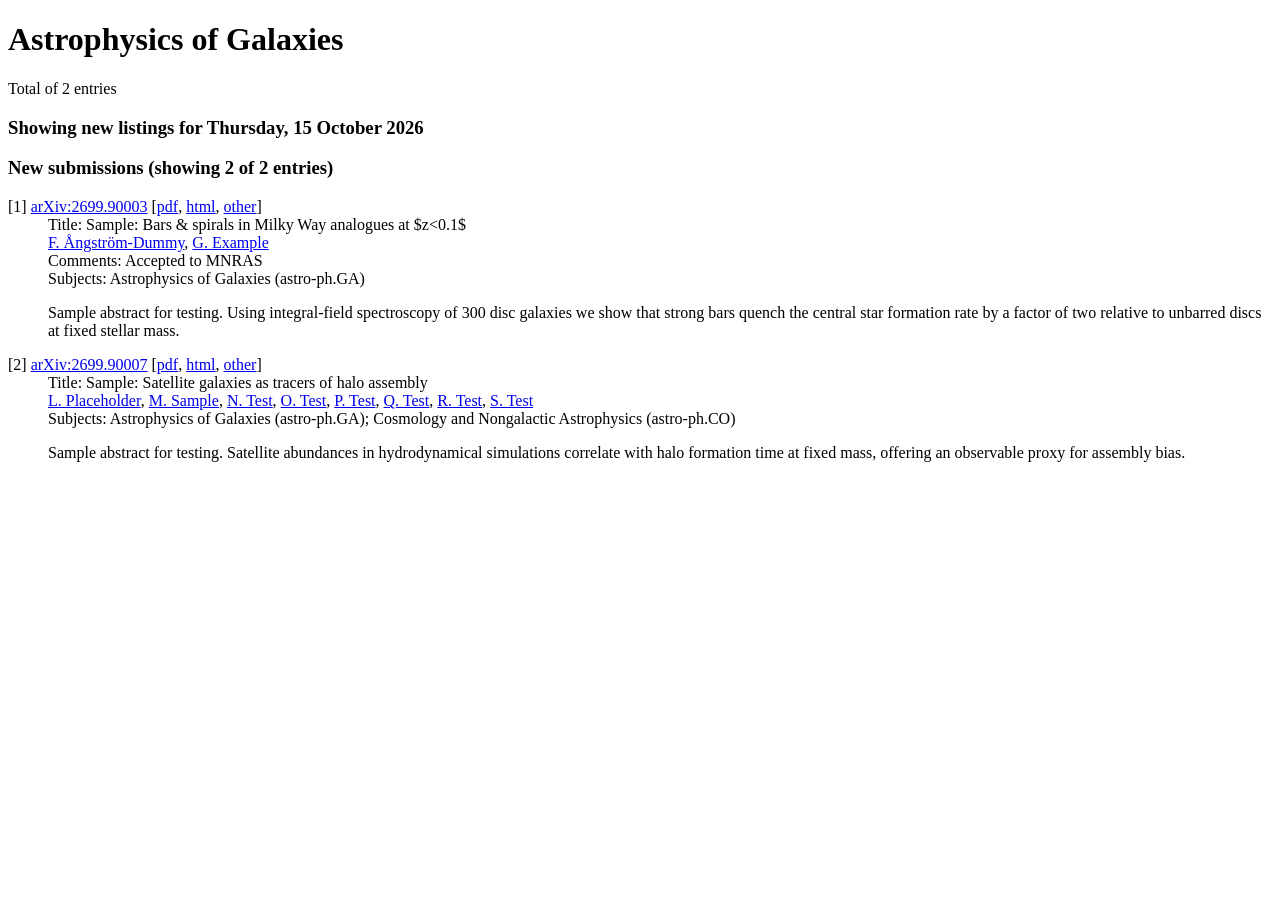
<file: tests/fixtures/list-astro-ph.GA.html>
<!DOCTYPE html><html lang="en"><head><title>astro-ph.GA new submissions</title></head><body>
<div id="dlpage"><h1>Astrophysics of Galaxies</h1>
<div class='paging'>Total of 2 entries</div>
<h3>Showing new listings for Thursday, 15 October 2026</h3>
<h3>New submissions (showing 2 of 2 entries)</h3>
<dl id='articles'><dt>
  <a name='item1'>[1]</a>
  <a href ="/abs/2699.90003" title="Abstract" id="2699.90003">arXiv:2699.90003</a>
  [<a href="/pdf/2699.90003" title="Download PDF" id="pdf-2699.90003">pdf</a>, <a href="https://arxiv.org/html/2699.90003v1" title="View HTML">html</a>, <a href="/format/2699.90003">other</a>]
</dt>
<dd>
  <div class='meta'>
    <div class='list-title mathjax'><span class='descriptor'>Title:</span>
      Sample: Bars &amp; spirals in Milky Way analogues at $z&lt;0.1$
    </div>
    <div class='list-authors'><a href="https://arxiv.org/a/ångström-dummy_1">F. Ångström-Dummy</a>, <a href="https://arxiv.org/a/example_1">G. Example</a></div>
    <div class='list-comments mathjax'><span class='descriptor'>Comments:</span>
 Accepted to MNRAS
</div>
    <div class='list-subjects'><span class='descriptor'>Subjects:</span>
      <span class="primary-subject">Astrophysics of Galaxies (astro-ph.GA)</span>
    </div>
    <p class='mathjax'>
      Sample abstract for testing. Using integral-field spectroscopy of 300 disc galaxies we show that strong bars quench the central star formation rate by a factor of two relative to unbarred discs at fixed stellar mass.
    </p>
  </div>
</dd><dt>
  <a name='item2'>[2]</a>
  <a href ="/abs/2699.90007" title="Abstract" id="2699.90007">arXiv:2699.90007</a>
  [<a href="/pdf/2699.90007" title="Download PDF" id="pdf-2699.90007">pdf</a>, <a href="https://arxiv.org/html/2699.90007v1" title="View HTML">html</a>, <a href="/format/2699.90007">other</a>]
</dt>
<dd>
  <div class='meta'>
    <div class='list-title mathjax'><span class='descriptor'>Title:</span>
      Sample: Satellite galaxies as tracers of halo assembly
    </div>
    <div class='list-authors'><a href="https://arxiv.org/a/placeholder_1">L. Placeholder</a>, <a href="https://arxiv.org/a/sample_1">M. Sample</a>, <a href="https://arxiv.org/a/test_1">N. Test</a>, <a href="https://arxiv.org/a/test_1">O. Test</a>, <a href="https://arxiv.org/a/test_1">P. Test</a>, <a href="https://arxiv.org/a/test_1">Q. Test</a>, <a href="https://arxiv.org/a/test_1">R. Test</a>, <a href="https://arxiv.org/a/test_1">S. Test</a></div>
    
    <div class='list-subjects'><span class='descriptor'>Subjects:</span>
      <span class="primary-subject">Astrophysics of Galaxies (astro-ph.GA)</span>; Cosmology and Nongalactic Astrophysics (astro-ph.CO)
    </div>
    <p class='mathjax'>
      Sample abstract for testing. Satellite abundances in hydrodynamical simulations correlate with halo formation time at fixed mass, offering an observable proxy for assembly bias.
    </p>
  </div>
</dd></dl>
</div></body></html>
</file>
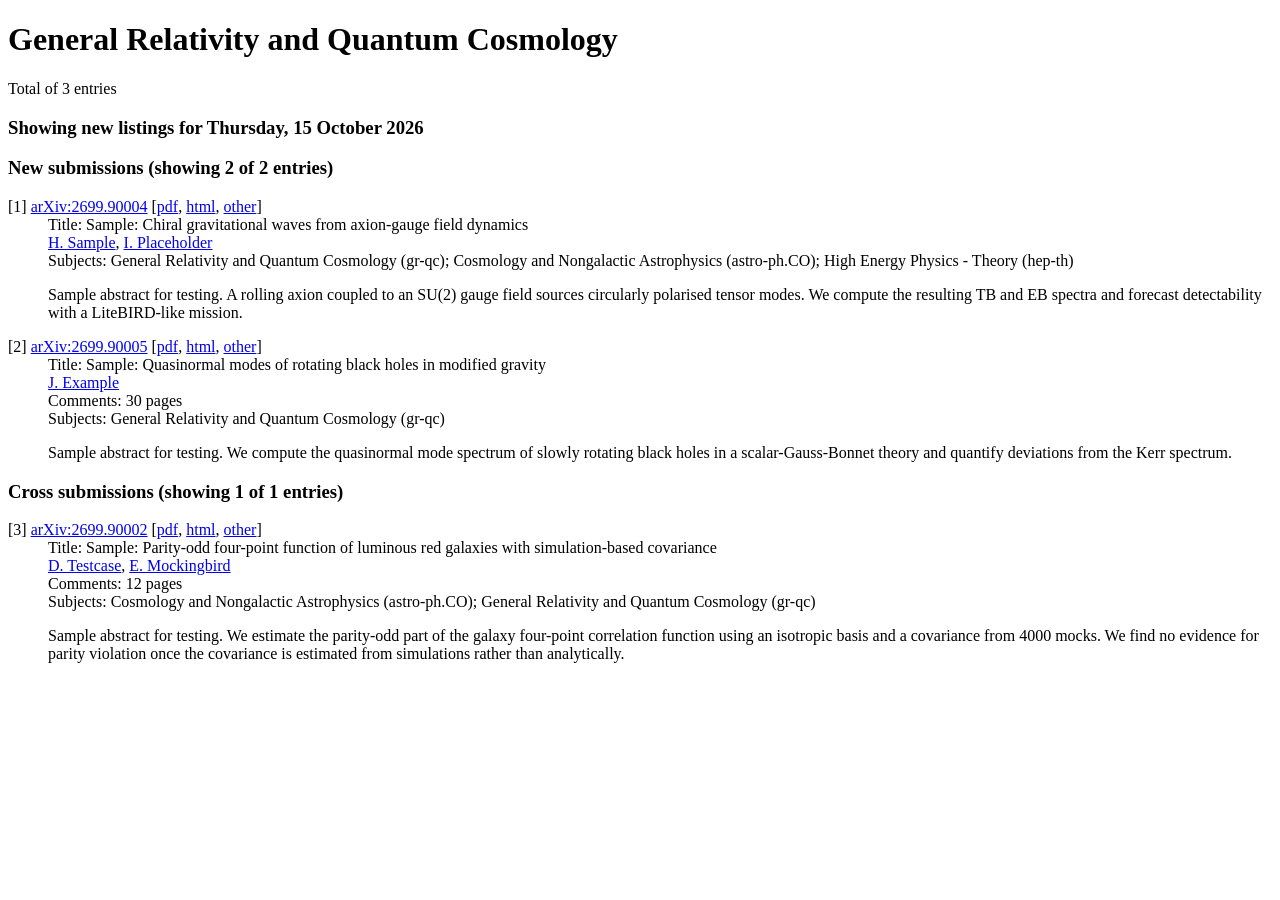
<file: tests/fixtures/list-gr-qc.html>
<!DOCTYPE html><html lang="en"><head><title>gr-qc new submissions</title></head><body>
<div id="dlpage"><h1>General Relativity and Quantum Cosmology</h1>
<div class='paging'>Total of 3 entries</div>
<h3>Showing new listings for Thursday, 15 October 2026</h3>
<h3>New submissions (showing 2 of 2 entries)</h3>
<dl id='articles'><dt>
  <a name='item1'>[1]</a>
  <a href ="/abs/2699.90004" title="Abstract" id="2699.90004">arXiv:2699.90004</a>
  [<a href="/pdf/2699.90004" title="Download PDF" id="pdf-2699.90004">pdf</a>, <a href="https://arxiv.org/html/2699.90004v1" title="View HTML">html</a>, <a href="/format/2699.90004">other</a>]
</dt>
<dd>
  <div class='meta'>
    <div class='list-title mathjax'><span class='descriptor'>Title:</span>
      Sample: Chiral gravitational waves from axion-gauge field dynamics
    </div>
    <div class='list-authors'><a href="https://arxiv.org/a/sample_1">H. Sample</a>, <a href="https://arxiv.org/a/placeholder_1">I. Placeholder</a></div>
    
    <div class='list-subjects'><span class='descriptor'>Subjects:</span>
      <span class="primary-subject">General Relativity and Quantum Cosmology (gr-qc)</span>; Cosmology and Nongalactic Astrophysics (astro-ph.CO); High Energy Physics - Theory (hep-th)
    </div>
    <p class='mathjax'>
      Sample abstract for testing. A rolling axion coupled to an SU(2) gauge field sources circularly polarised tensor modes. We compute the resulting TB and EB spectra and forecast detectability with a LiteBIRD-like mission.
    </p>
  </div>
</dd><dt>
  <a name='item2'>[2]</a>
  <a href ="/abs/2699.90005" title="Abstract" id="2699.90005">arXiv:2699.90005</a>
  [<a href="/pdf/2699.90005" title="Download PDF" id="pdf-2699.90005">pdf</a>, <a href="https://arxiv.org/html/2699.90005v1" title="View HTML">html</a>, <a href="/format/2699.90005">other</a>]
</dt>
<dd>
  <div class='meta'>
    <div class='list-title mathjax'><span class='descriptor'>Title:</span>
      Sample: Quasinormal modes of rotating black holes in modified gravity
    </div>
    <div class='list-authors'><a href="https://arxiv.org/a/example_1">J. Example</a></div>
    <div class='list-comments mathjax'><span class='descriptor'>Comments:</span>
 30 pages
</div>
    <div class='list-subjects'><span class='descriptor'>Subjects:</span>
      <span class="primary-subject">General Relativity and Quantum Cosmology (gr-qc)</span>
    </div>
    <p class='mathjax'>
      Sample abstract for testing. We compute the quasinormal mode spectrum of slowly rotating black holes in a scalar-Gauss-Bonnet theory and quantify deviations from the Kerr spectrum.
    </p>
  </div>
</dd></dl><h3>Cross submissions (showing 1 of 1 entries)</h3>
<dl id='articles'><dt>
  <a name='item3'>[3]</a>
  <a href ="/abs/2699.90002" title="Abstract" id="2699.90002">arXiv:2699.90002</a>
  [<a href="/pdf/2699.90002" title="Download PDF" id="pdf-2699.90002">pdf</a>, <a href="https://arxiv.org/html/2699.90002v1" title="View HTML">html</a>, <a href="/format/2699.90002">other</a>]
</dt>
<dd>
  <div class='meta'>
    <div class='list-title mathjax'><span class='descriptor'>Title:</span>
      Sample: Parity-odd four-point function of luminous red galaxies with simulation-based covariance
    </div>
    <div class='list-authors'><a href="https://arxiv.org/a/testcase_1">D. Testcase</a>, <a href="https://arxiv.org/a/mockingbird_1">E. Mockingbird</a></div>
    <div class='list-comments mathjax'><span class='descriptor'>Comments:</span>
 12 pages
</div>
    <div class='list-subjects'><span class='descriptor'>Subjects:</span>
      <span class="primary-subject">Cosmology and Nongalactic Astrophysics (astro-ph.CO)</span>; General Relativity and Quantum Cosmology (gr-qc)
    </div>
    <p class='mathjax'>
      Sample abstract for testing. We estimate the parity-odd part of the galaxy four-point correlation function using an isotropic basis and a covariance from 4000 mocks. We find no evidence for parity violation once the covariance is estimated from simulations rather than analytically.
    </p>
  </div>
</dd></dl>
</div></body></html>
</file>
<file: assets/fonts.css>
/* Self-hosted fonts (SIL Open Font License 1.1, see fonts/OFL-*.txt). No third-party requests. */
@font-face {
  font-family: 'Source Serif 4';
  font-style: normal;
  font-display: swap;
  font-weight: 200 900;
  src: url(fonts/source-serif-4-latin-ext-opsz-normal.woff2) format('woff2');
  unicode-range: U+0100-02BA,U+02BD-02C5,U+02C7-02CC,U+02CE-02D7,U+02DD-02FF,U+0304,U+0308,U+0329,U+1D00-1DBF,U+1E00-1E9F,U+1EF2-1EFF,U+2020,U+20A0-20AB,U+20AD-20C0,U+2113,U+2C60-2C7F,U+A720-A7FF;
}
@font-face {
  font-family: 'Source Serif 4';
  font-style: normal;
  font-display: swap;
  font-weight: 200 900;
  src: url(fonts/source-serif-4-latin-opsz-normal.woff2) format('woff2');
  unicode-range: U+0000-00FF,U+0131,U+0152-0153,U+02BB-02BC,U+02C6,U+02DA,U+02DC,U+0304,U+0308,U+0329,U+2000-206F,U+20AC,U+2122,U+2191,U+2193,U+2212,U+2215,U+FEFF,U+FFFD;
}
@font-face {
  font-family: 'Source Serif 4';
  font-style: italic;
  font-display: swap;
  font-weight: 200 900;
  src: url(fonts/source-serif-4-latin-ext-opsz-italic.woff2) format('woff2');
  unicode-range: U+0100-02BA,U+02BD-02C5,U+02C7-02CC,U+02CE-02D7,U+02DD-02FF,U+0304,U+0308,U+0329,U+1D00-1DBF,U+1E00-1E9F,U+1EF2-1EFF,U+2020,U+20A0-20AB,U+20AD-20C0,U+2113,U+2C60-2C7F,U+A720-A7FF;
}
@font-face {
  font-family: 'Source Serif 4';
  font-style: italic;
  font-display: swap;
  font-weight: 200 900;
  src: url(fonts/source-serif-4-latin-opsz-italic.woff2) format('woff2');
  unicode-range: U+0000-00FF,U+0131,U+0152-0153,U+02BB-02BC,U+02C6,U+02DA,U+02DC,U+0304,U+0308,U+0329,U+2000-206F,U+20AC,U+2122,U+2191,U+2193,U+2212,U+2215,U+FEFF,U+FFFD;
}
@font-face {
  font-family: 'IBM Plex Sans';
  font-style: normal;
  font-display: swap;
  font-weight: 400;
  src: url(fonts/ibm-plex-sans-latin-400-normal.woff2) format('woff2');
}
@font-face {
  font-family: 'IBM Plex Sans';
  font-style: normal;
  font-display: swap;
  font-weight: 400;
  src: url(fonts/ibm-plex-sans-latin-ext-400-normal.woff2) format('woff2');
}
@font-face {
  font-family: 'IBM Plex Sans';
  font-style: normal;
  font-display: swap;
  font-weight: 500;
  src: url(fonts/ibm-plex-sans-latin-500-normal.woff2) format('woff2');
}
@font-face {
  font-family: 'IBM Plex Sans';
  font-style: normal;
  font-display: swap;
  font-weight: 500;
  src: url(fonts/ibm-plex-sans-latin-ext-500-normal.woff2) format('woff2');
}
@font-face {
  font-family: 'IBM Plex Sans';
  font-style: normal;
  font-display: swap;
  font-weight: 600;
  src: url(fonts/ibm-plex-sans-latin-600-normal.woff2) format('woff2');
}
@font-face {
  font-family: 'IBM Plex Sans';
  font-style: normal;
  font-display: swap;
  font-weight: 600;
  src: url(fonts/ibm-plex-sans-latin-ext-600-normal.woff2) format('woff2');
}
@font-face {
  font-family: 'IBM Plex Sans';
  font-style: italic;
  font-display: swap;
  font-weight: 400;
  src: url(fonts/ibm-plex-sans-latin-400-italic.woff2) format('woff2');
}
</file>
<file: assets/app.css>
/* arXiv daily: shares its tokens with the living-review pages on the same site */
:root {
  color-scheme: light;
  --paper: #FFFFFF; --surface: #FFFFFF; --sunk: #F1F3F5;
  --ink: #172031; --ink-2: #445066; --muted: #6E788B; --rule: #D6DCE4;
  --cool: #2F5BB7; --warm: #B5313F; --focus: #2F5BB7;
  --hit: rgba(47, 91, 183, .14);
  --mark: #FFE9A8; --mark-ink: #3B2F00;
  --shadow: 0 1px 0 rgba(23,32,49,.04), 0 10px 28px -14px rgba(23,32,49,.22);
  --serif: "Source Serif 4", Georgia, "Times New Roman", serif;
  --sans: "IBM Plex Sans", system-ui, -apple-system, "Segoe UI", "PingFang SC", "Microsoft YaHei", sans-serif;
  --s-1: .8125rem; --s0: 1rem; --s1: 1.1875rem; --s2: 1.5rem; --s3: 2rem;
  --gutter: clamp(16px, 3.5vw, 36px);
  --ease: cubic-bezier(.2,.7,.1,1);
}
@media (prefers-color-scheme: dark) {
  :root:not([data-theme="light"]) {
    color-scheme: dark;
    --paper: #0F141C; --surface: #161D28; --sunk: #1C2533;
    --ink: #E6EAF0; --ink-2: #B4BDCC; --muted: #8590A3; --rule: #2A3443;
    --cool: #7FA2EC; --warm: #E57B86; --focus: #7FA2EC;
    --hit: rgba(127, 162, 236, .16); --mark: #5A4A12; --mark-ink: #FFF3C4;
    --shadow: 0 1px 0 rgba(0,0,0,.3), 0 14px 36px -14px rgba(0,0,0,.6);
  }
}
:root[data-theme="dark"] {
  color-scheme: dark;
  --paper: #0F141C; --surface: #161D28; --sunk: #1C2533;
  --ink: #E6EAF0; --ink-2: #B4BDCC; --muted: #8590A3; --rule: #2A3443;
  --cool: #7FA2EC; --warm: #E57B86; --focus: #7FA2EC;
  --hit: rgba(127, 162, 236, .16); --mark: #5A4A12; --mark-ink: #FFF3C4;
  --shadow: 0 1px 0 rgba(0,0,0,.3), 0 14px 36px -14px rgba(0,0,0,.6);
}

*, *::before, *::after { box-sizing: border-box; }
html { scroll-padding-top: 76px; }
body { margin: 0; background: var(--paper); color: var(--ink); font: 400 var(--s0)/1.55 var(--sans); -webkit-font-smoothing: antialiased; }
a { color: var(--cool); text-underline-offset: .18em; text-decoration-thickness: 1px; }
a:hover { text-decoration-thickness: 2px; }
button, input, select { font: inherit; color: inherit; }
:focus-visible { outline: 2px solid var(--focus); outline-offset: 2px; border-radius: 4px; }
.skip { position: absolute; left: -999px; top: 8px; z-index: 100; background: var(--surface); padding: 8px 12px; }
.skip:focus { left: 8px; }
.sr { position: absolute; width: 1px; height: 1px; overflow: hidden; clip: rect(0 0 0 0); white-space: nowrap; }
kbd { font: 500 11px/1 var(--sans); padding: 3px 5px; border: 1px solid var(--rule); border-bottom-width: 2px; border-radius: 4px; background: var(--surface); color: var(--ink-2); }

/* ---------- bar ---------- */
.bar { position: sticky; top: 0; z-index: 30; background: color-mix(in srgb, var(--paper) 90%, transparent); backdrop-filter: blur(10px); border-bottom: 1px solid var(--rule); }
.bar-inner { max-width: 1320px; margin: 0 auto; padding: 10px var(--gutter); display: flex; align-items: center; gap: 18px; }
.home { font: 600 var(--s-1)/1 var(--sans); color: var(--ink); text-decoration: none; }
.home::before { content: "‹"; margin-right: 6px; color: var(--muted); }
.brand { font: 600 var(--s1)/1 var(--serif); letter-spacing: -.01em; }
.bar-actions { margin-left: auto; display: flex; gap: 8px; align-items: center; }
.bar-btn { height: 32px; padding: 0 12px; border-radius: 16px; border: 1px solid var(--rule); background: var(--surface); cursor: pointer; font-size: var(--s-1); }
.bar-btn span { color: var(--muted); margin-left: 4px; }
.bar-btn[aria-pressed="true"] { background: var(--ink); color: var(--paper); border-color: var(--ink); }
.bar-btn[aria-pressed="true"] span { color: inherit; opacity: .7; }
.theme { width: 32px; height: 32px; display: grid; place-items: center; border-radius: 50%; border: 1px solid var(--rule); background: none; cursor: pointer; color: var(--ink-2); }
.theme svg { width: 16px; height: 16px; }

/* ---------- layout ---------- */
.layout { max-width: 1320px; margin: 0 auto; padding: 0 var(--gutter); display: grid; grid-template-columns: 17.5rem minmax(0, 1fr); gap: 40px; }
.side { position: sticky; top: 53px; align-self: start; max-height: calc(100vh - 53px); overflow: auto; padding: 24px 4px 32px 0; scrollbar-width: thin; }
.side-toggle { display: none; }
.panel { padding: 16px 0; border-bottom: 1px solid var(--rule); }
.panel:first-child { padding-top: 0; }
.panel-h { font: 600 var(--s-1)/1.3 var(--sans); margin: 0 0 8px; color: var(--ink); }
.panel-h + .checks { margin-bottom: 14px; }
.field { display: grid; gap: 6px; }
.field-label { font-size: var(--s-1); font-weight: 600; }
input[type="search"], .add input, select {
  width: 100%; height: 36px; padding: 0 10px; border-radius: 8px; border: 1px solid var(--rule); background: var(--surface);
}
input::placeholder { color: var(--muted); }
.checks { display: grid; gap: 2px; }
.check { display: flex; align-items: center; gap: 8px; font-size: var(--s-1); padding: 3px 0; cursor: pointer; }
.check input { width: 15px; height: 15px; accent-color: var(--cool); margin: 0; }
.check .n { margin-left: auto; color: var(--muted); font-variant-numeric: tabular-nums; }
.check.only { margin-top: 4px; color: var(--ink-2); }
.hint { font-size: 12.5px; color: var(--muted); margin: 0 0 12px; line-height: 1.45; }
.watch-group { margin-bottom: 14px; }
.chips { list-style: none; margin: 6px 0 8px; padding: 0; display: flex; flex-wrap: wrap; gap: 6px; }
.chips li { display: inline-flex; align-items: center; gap: 4px; padding: 3px 4px 3px 10px; border-radius: 14px; background: var(--hit); font-size: 12.5px; }
.chips li button { width: 20px; height: 20px; border: 0; border-radius: 50%; background: none; cursor: pointer; color: var(--ink-2); display: grid; place-items: center; padding: 0; }
.chips li button:hover { background: color-mix(in srgb, var(--ink) 12%, transparent); }
.chips .none { background: none; padding-left: 0; color: var(--muted); font-style: italic; }
.add { display: flex; gap: 6px; }
.add input { height: 32px; font-size: var(--s-1); }
.add button, .watch-io button { height: 32px; padding: 0 12px; border-radius: 8px; border: 1px solid var(--rule); background: var(--surface); cursor: pointer; font-size: var(--s-1); }
.add button:hover, .watch-io button:hover { border-color: var(--ink-2); }
.watch-io { display: flex; gap: 6px; }
.keys dl { margin: 0; display: grid; gap: 6px; font-size: 12.5px; color: var(--ink-2); }
.keys dl div { display: flex; gap: 10px; align-items: center; }
.keys dt { min-width: 3.4rem; }
.keys dd { margin: 0; }

/* ---------- day header ---------- */
.main { padding: 28px 0 64px; min-width: 0; }
.main:focus { outline: none; }
.day-head { margin-bottom: 26px; }
.day-nav { display: flex; align-items: center; gap: 10px; flex-wrap: wrap; }
.day-nav h1 { font: 600 clamp(1.7rem, 3.4vw, 2.5rem)/1.1 var(--serif); letter-spacing: -.015em; margin: 0 6px; }
.nav-btn { width: 36px; height: 36px; border-radius: 50%; border: 1px solid var(--rule); background: var(--surface); display: grid; place-items: center; cursor: pointer; color: var(--ink); }
.nav-btn svg { width: 18px; height: 18px; }
.nav-btn:disabled { opacity: .35; cursor: default; }
.day-pick { margin-left: auto; }
.day-pick select { width: auto; height: 34px; font-size: var(--s-1); color: var(--ink-2); }
.day-meta { margin: 10px 0 0; color: var(--ink-2); font-size: var(--s-1); max-width: 70ch; }

/* ---------- sections and cards ---------- */
.group { margin-top: 34px; }
.group:first-child { margin-top: 0; }
.group-h { display: flex; align-items: baseline; gap: 10px; margin: 0 0 4px; padding-bottom: 8px; border-bottom: 1px solid var(--ink); font: 600 var(--s1)/1.2 var(--serif); }
.group-h .n { font: 400 var(--s-1)/1 var(--sans); color: var(--muted); }
.group.foryou .group-h { border-bottom-color: var(--cool); }
.group-note { font-size: var(--s-1); color: var(--ink-2); margin: 6px 0 4px; }
.cards { list-style: none; margin: 0; padding: 0; }
.card { position: relative; display: grid; grid-template-columns: 2.6rem minmax(0, 1fr); gap: 0 10px; padding: 18px 0; border-bottom: 1px solid var(--rule); content-visibility: auto; contain-intrinsic-size: auto 160px; scroll-margin-top: 70px; }
.card.cur::before { content: ""; position: absolute; left: -14px; top: 18px; bottom: 18px; width: 3px; border-radius: 2px; background: var(--cool); }
.num { font: 500 12px/1.9 var(--sans); color: var(--muted); font-variant-numeric: tabular-nums; }
.card-top { display: flex; flex-wrap: wrap; align-items: center; gap: 6px 10px; font-size: 12.5px; color: var(--muted); margin-bottom: 4px; }
.card-top .id { color: var(--ink-2); font-weight: 500; text-decoration: none; }
.card-top .id:hover { text-decoration: underline; }
.cat { padding: 1px 7px; border-radius: 10px; border: 1px solid var(--rule); color: var(--ink-2); }
.cat.primary { border-color: var(--ink-2); color: var(--ink); }
.why { display: inline-flex; gap: 4px; flex-wrap: wrap; }
.why span { padding: 1px 8px; border-radius: 10px; background: var(--hit); color: var(--ink); }
.save { margin-left: auto; border: 0; background: none; cursor: pointer; color: var(--muted); padding: 2px 6px; border-radius: 6px; display: inline-flex; align-items: center; gap: 4px; font-size: 12.5px; }
.save svg { width: 15px; height: 15px; }
.save:hover { color: var(--ink); background: var(--sunk); }
.save[aria-pressed="true"] { color: var(--warm); }
.save[aria-pressed="true"] svg path { fill: currentColor; }
.title { font: 600 1.14rem/1.32 var(--serif); margin: 0 0 6px; letter-spacing: -.003em; text-wrap: pretty; }
.title a { color: var(--ink); text-decoration: none; }
.title a:hover { text-decoration: underline; text-decoration-color: var(--rule); }
.authors { font-size: var(--s-1); color: var(--ink-2); margin: 0 0 10px; }
.authors .me { color: var(--ink); font-weight: 600; background: var(--hit); border-radius: 4px; padding: 0 3px; }
.authors .more { border: 0; background: none; padding: 0; color: var(--cool); cursor: pointer; font-size: inherit; }
.tldr { font: 400 1.0rem/1.55 var(--serif); margin: 0; max-width: 72ch; }
.tldr.missing { font-family: var(--sans); font-size: var(--s-1); color: var(--muted); }
.card-actions { display: flex; flex-wrap: wrap; align-items: center; gap: 4px 16px; margin-top: 10px; font-size: 12.5px; }
.more-btn { border: 0; background: none; padding: 0; color: var(--cool); cursor: pointer; font-size: 12.5px; display: inline-flex; align-items: center; gap: 4px; }
.more-btn svg { width: 12px; height: 12px; transition: transform .2s var(--ease); }
.more-btn[aria-expanded="true"] svg { transform: rotate(90deg); }
.card-actions a { color: var(--ink-2); }
.comments { color: var(--muted); }
.detail { margin-top: 12px; padding: 14px 16px; border-radius: 10px; background: var(--sunk); border: 1px solid var(--rule); max-width: 78ch; }
.detail[hidden] { display: none; }
.detail dl { margin: 0 0 12px; display: grid; grid-template-columns: 6.5rem minmax(0, 1fr); gap: 8px 14px; }
.detail dt { font-size: 12.5px; color: var(--muted); padding-top: 2px; }
.detail dd { margin: 0; font: 400 .97rem/1.55 var(--serif); }
.detail .abs { font: 400 .95rem/1.6 var(--serif); color: var(--ink-2); margin: 0; }
.detail .abs-h { font-size: 12.5px; color: var(--muted); margin: 0 0 4px; }
.tags { display: flex; flex-wrap: wrap; gap: 6px; margin: 0 0 12px; }
.tags button { font-size: 12px; padding: 2px 9px; border-radius: 10px; border: 1px dashed var(--rule); background: none; cursor: pointer; color: var(--ink-2); }
.tags button:hover { border-style: solid; border-color: var(--cool); color: var(--ink); }
.ai-note { font-size: 11.5px; color: var(--muted); margin: 10px 0 0; }
mark { background: var(--mark); color: var(--mark-ink); border-radius: 2px; padding: 0 1px; }
.katex { font-size: 1.04em; }

.empty { padding: 40px 0; color: var(--ink-2); max-width: 60ch; }
.empty strong { display: block; font: 600 var(--s1)/1.3 var(--serif); color: var(--ink); margin-bottom: 6px; }
.saved-tools { display: flex; gap: 8px; margin: 10px 0 0; }
.saved-tools button { height: 32px; padding: 0 12px; border-radius: 8px; border: 1px solid var(--rule); background: var(--surface); cursor: pointer; font-size: var(--s-1); }

.foot { max-width: 1320px; margin: 0 auto; padding: 24px var(--gutter) 48px; border-top: 1px solid var(--rule); font-size: 12.5px; color: var(--muted); }
.foot p { margin: 0 0 6px; max-width: 90ch; }
.toast { position: fixed; left: 50%; bottom: 24px; transform: translate(-50%, 16px); opacity: 0; background: var(--ink); color: var(--paper); padding: 8px 16px; border-radius: 18px; font-size: var(--s-1); transition: .25s var(--ease); pointer-events: none; z-index: 60; }
.toast.on { opacity: 1; transform: translate(-50%, 0); }

/* ---------- small screens ---------- */
@media (max-width: 900px) {
  .layout { grid-template-columns: minmax(0, 1fr); gap: 0; }
  .side { position: static; max-height: none; overflow: visible; padding: 14px 0 0; }
  .side-toggle { display: flex; width: 100%; justify-content: space-between; align-items: center; height: 40px; padding: 0 14px; border-radius: 10px; border: 1px solid var(--rule); background: var(--surface); cursor: pointer; font-size: var(--s-1); font-weight: 600; }
  .side-toggle::after { content: "+"; font-size: 18px; color: var(--muted); }
  .side-toggle[aria-expanded="true"]::after { content: "−"; }
  .side-body { display: none; padding-top: 6px; }
  .side-toggle[aria-expanded="true"] + .side-body { display: block; }
  .keys { display: none; }
  .main { padding-top: 18px; }
  .card { grid-template-columns: minmax(0, 1fr); }
  .num { display: none; }
  .card.cur::before { left: -8px; }
  .day-nav h1 { order: -1; flex-basis: 100%; margin: 0 0 6px; font-size: 1.65rem; }
  .day-pick { margin-left: 0; flex: 1; min-width: 0; }
  .day-pick select { width: 100%; }
  .detail dl { grid-template-columns: minmax(0, 1fr); gap: 2px; }
  .detail dd { margin-bottom: 8px; }
}
@media (max-width: 520px) { .home { display: none; } }
@media (prefers-reduced-motion: reduce) { *, *::before, *::after { transition-duration: .001ms !important; animation-duration: .001ms !important; } }
</file>
